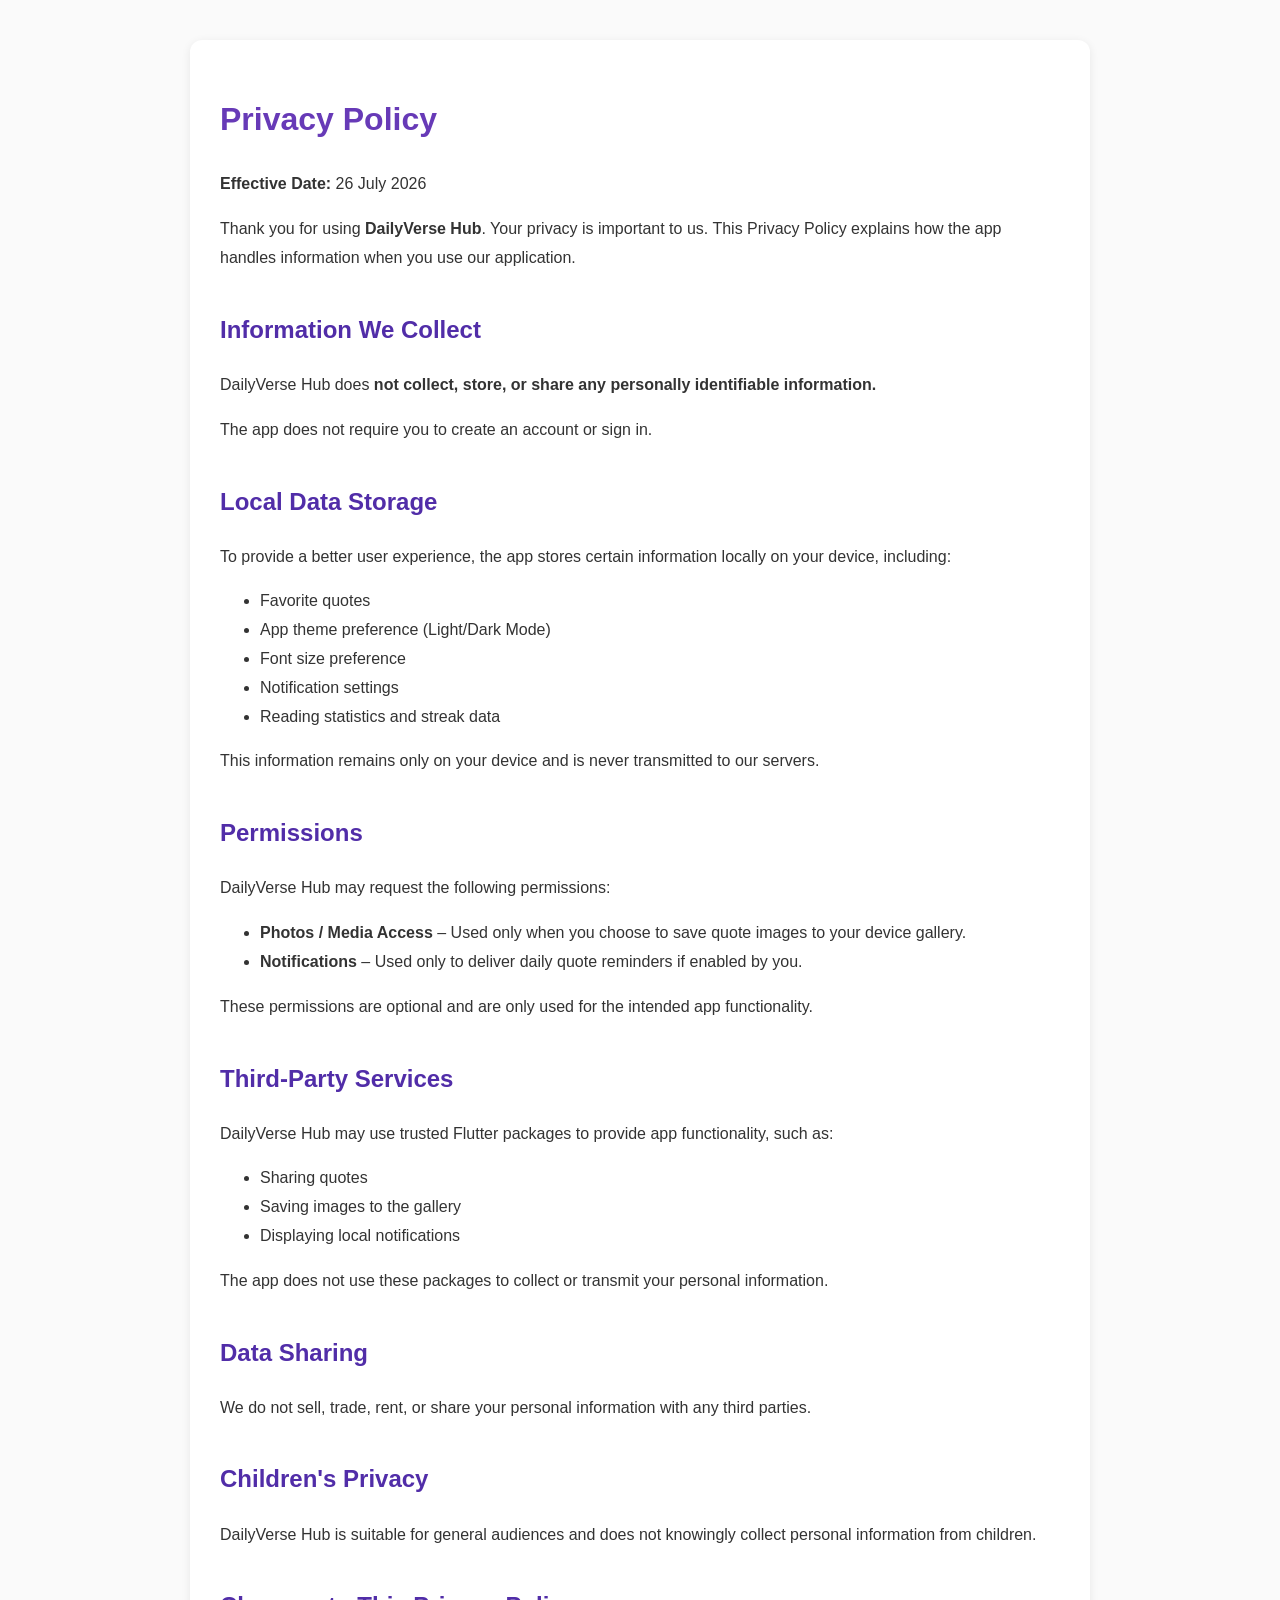
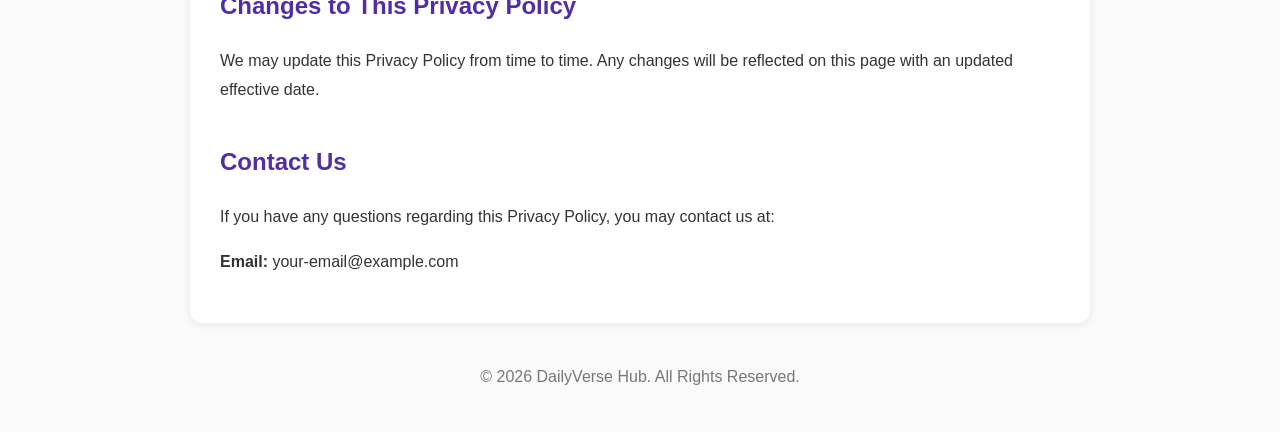
<file: index.html>
<!DOCTYPE html>
<html lang="en">
<head>
    <meta charset="UTF-8">
    <meta name="viewport" content="width=device-width, initial-scale=1.0">
    <title>Privacy Policy - DailyVerse Hub</title>

    <style>
        body{
            font-family: Arial, Helvetica, sans-serif;
            max-width:900px;
            margin:auto;
            padding:40px 20px;
            line-height:1.8;
            background:#fafafa;
            color:#333;
        }

        h1{
            color:#673ab7;
        }

        h2{
            margin-top:35px;
            color:#512da8;
        }

        p,li{
            font-size:16px;
        }

        .card{
            background:#fff;
            padding:30px;
            border-radius:12px;
            box-shadow:0 2px 10px rgba(0,0,0,.08);
        }

        footer{
            margin-top:40px;
            text-align:center;
            color:#777;
        }

        a{
            color:#673ab7;
            text-decoration:none;
        }
        
    </style>
</head>

<body>

<div class="card">

<h1>Privacy Policy</h1>

<p><strong>Effective Date:</strong> 26 July 2026</p>

<p>
Thank you for using <strong>DailyVerse Hub</strong>.
Your privacy is important to us. This Privacy Policy explains how the app handles information when you use our application.
</p>

<h2>Information We Collect</h2>

<p>
DailyVerse Hub does <strong>not collect, store, or share any personally identifiable information.</strong>
</p>

<p>
The app does not require you to create an account or sign in.
</p>

<h2>Local Data Storage</h2>

<p>
To provide a better user experience, the app stores certain information locally on your device, including:
</p>

<ul>
<li>Favorite quotes</li>
<li>App theme preference (Light/Dark Mode)</li>
<li>Font size preference</li>
<li>Notification settings</li>
<li>Reading statistics and streak data</li>
</ul>

<p>
This information remains only on your device and is never transmitted to our servers.
</p>

<h2>Permissions</h2>

<p>
DailyVerse Hub may request the following permissions:
</p>

<ul>
<li><strong>Photos / Media Access</strong> – Used only when you choose to save quote images to your device gallery.</li>

<li><strong>Notifications</strong> – Used only to deliver daily quote reminders if enabled by you.</li>
</ul>

<p>
These permissions are optional and are only used for the intended app functionality.
</p>

<h2>Third-Party Services</h2>

<p>
DailyVerse Hub may use trusted Flutter packages to provide app functionality, such as:
</p>

<ul>
<li>Sharing quotes</li>
<li>Saving images to the gallery</li>
<li>Displaying local notifications</li>
</ul>

<p>
The app does not use these packages to collect or transmit your personal information.
</p>

<h2>Data Sharing</h2>

<p>
We do not sell, trade, rent, or share your personal information with any third parties.
</p>

<h2>Children's Privacy</h2>

<p>
DailyVerse Hub is suitable for general audiences and does not knowingly collect personal information from children.
</p>

<h2>Changes to This Privacy Policy</h2>

<p>
We may update this Privacy Policy from time to time. Any changes will be reflected on this page with an updated effective date.
</p>

<h2>Contact Us</h2>

<p>
If you have any questions regarding this Privacy Policy, you may contact us at:
</p>

<p>
<strong>Email:</strong> your-email@example.com
</p>

</div>

<footer>

© 2026 DailyVerse Hub. All Rights Reserved.

</footer>

</body>
</html>
</file>
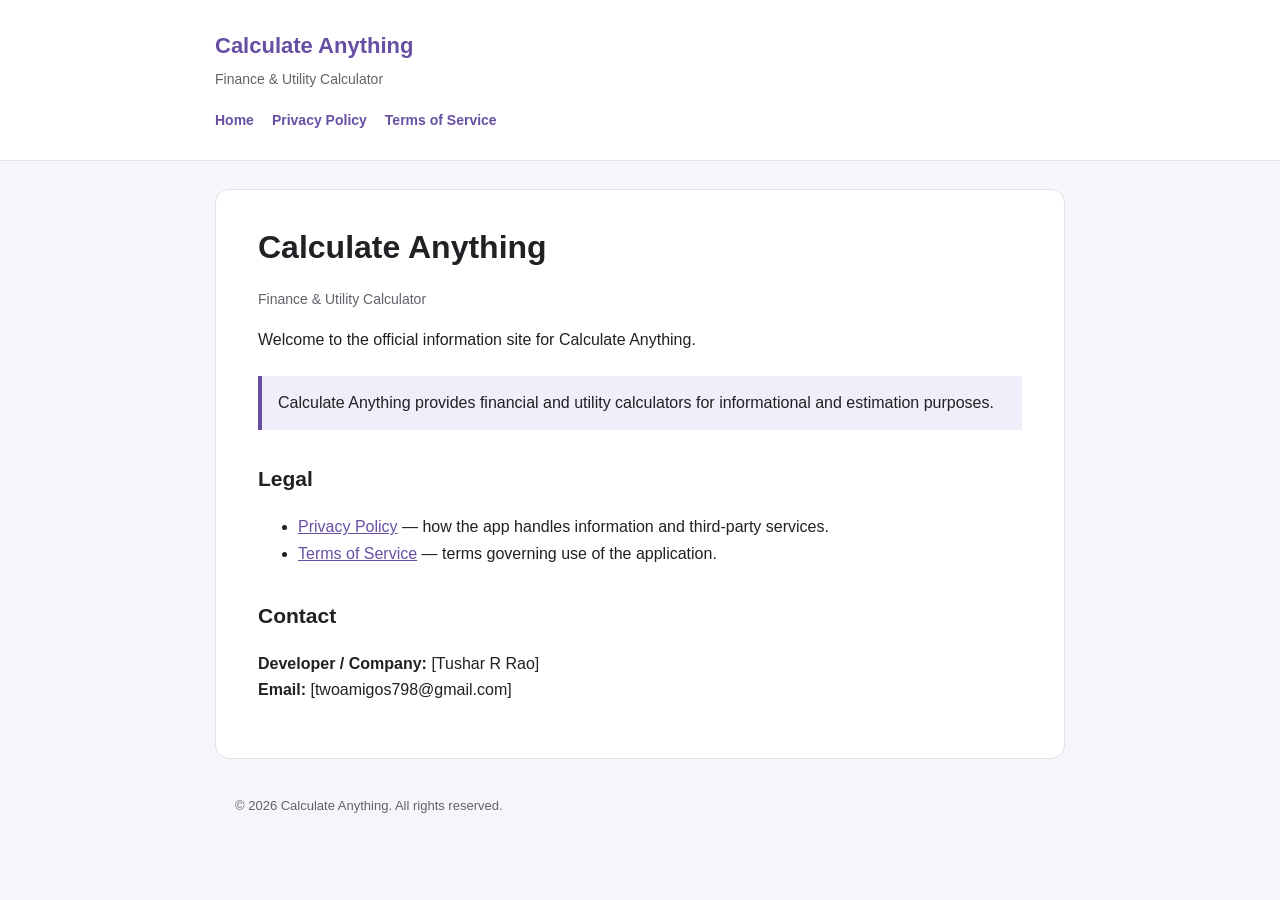
<file: EMI_Calc/index.html>
<!doctype html>
<html lang="en">
<head>
<meta charset="utf-8">
<meta name="viewport" content="width=device-width, initial-scale=1">
<meta name="description" content="Home for Calculate Anything: Finance Calculator">
<title>Home — Calculate Anything</title>
<link rel="stylesheet" href="style.css">
</head>
<body>
<header><div class="header-inner">
<a class="brand" href="index.html">Calculate Anything</a>
<p class="tagline">Finance &amp; Utility Calculator</p>
<nav><a href="index.html">Home</a><a href="privacy.html">Privacy Policy</a><a href="terms.html">Terms of Service</a></nav>
</div></header>
<main>
<h1>Calculate Anything</h1>
<p class="meta">Finance &amp; Utility Calculator</p>
<p>Welcome to the official information site for Calculate Anything.</p>
<div class="notice">Calculate Anything provides financial and utility calculators for informational and estimation purposes.</div>
<h2>Legal</h2>
<ul>
<li><a href="privacy.html">Privacy Policy</a> — how the app handles information and third-party services.</li>
<li><a href="terms.html">Terms of Service</a> — terms governing use of the application.</li>
</ul>
<h2>Contact</h2>
<p><strong>Developer / Company:</strong> [Tushar R Rao]<br>
<strong>Email:</strong> [twoamigos798@gmail.com]</p>
</main>
<footer><div>© 2026 Calculate Anything. All rights reserved.</div></footer>
</body>
</html>
</file>
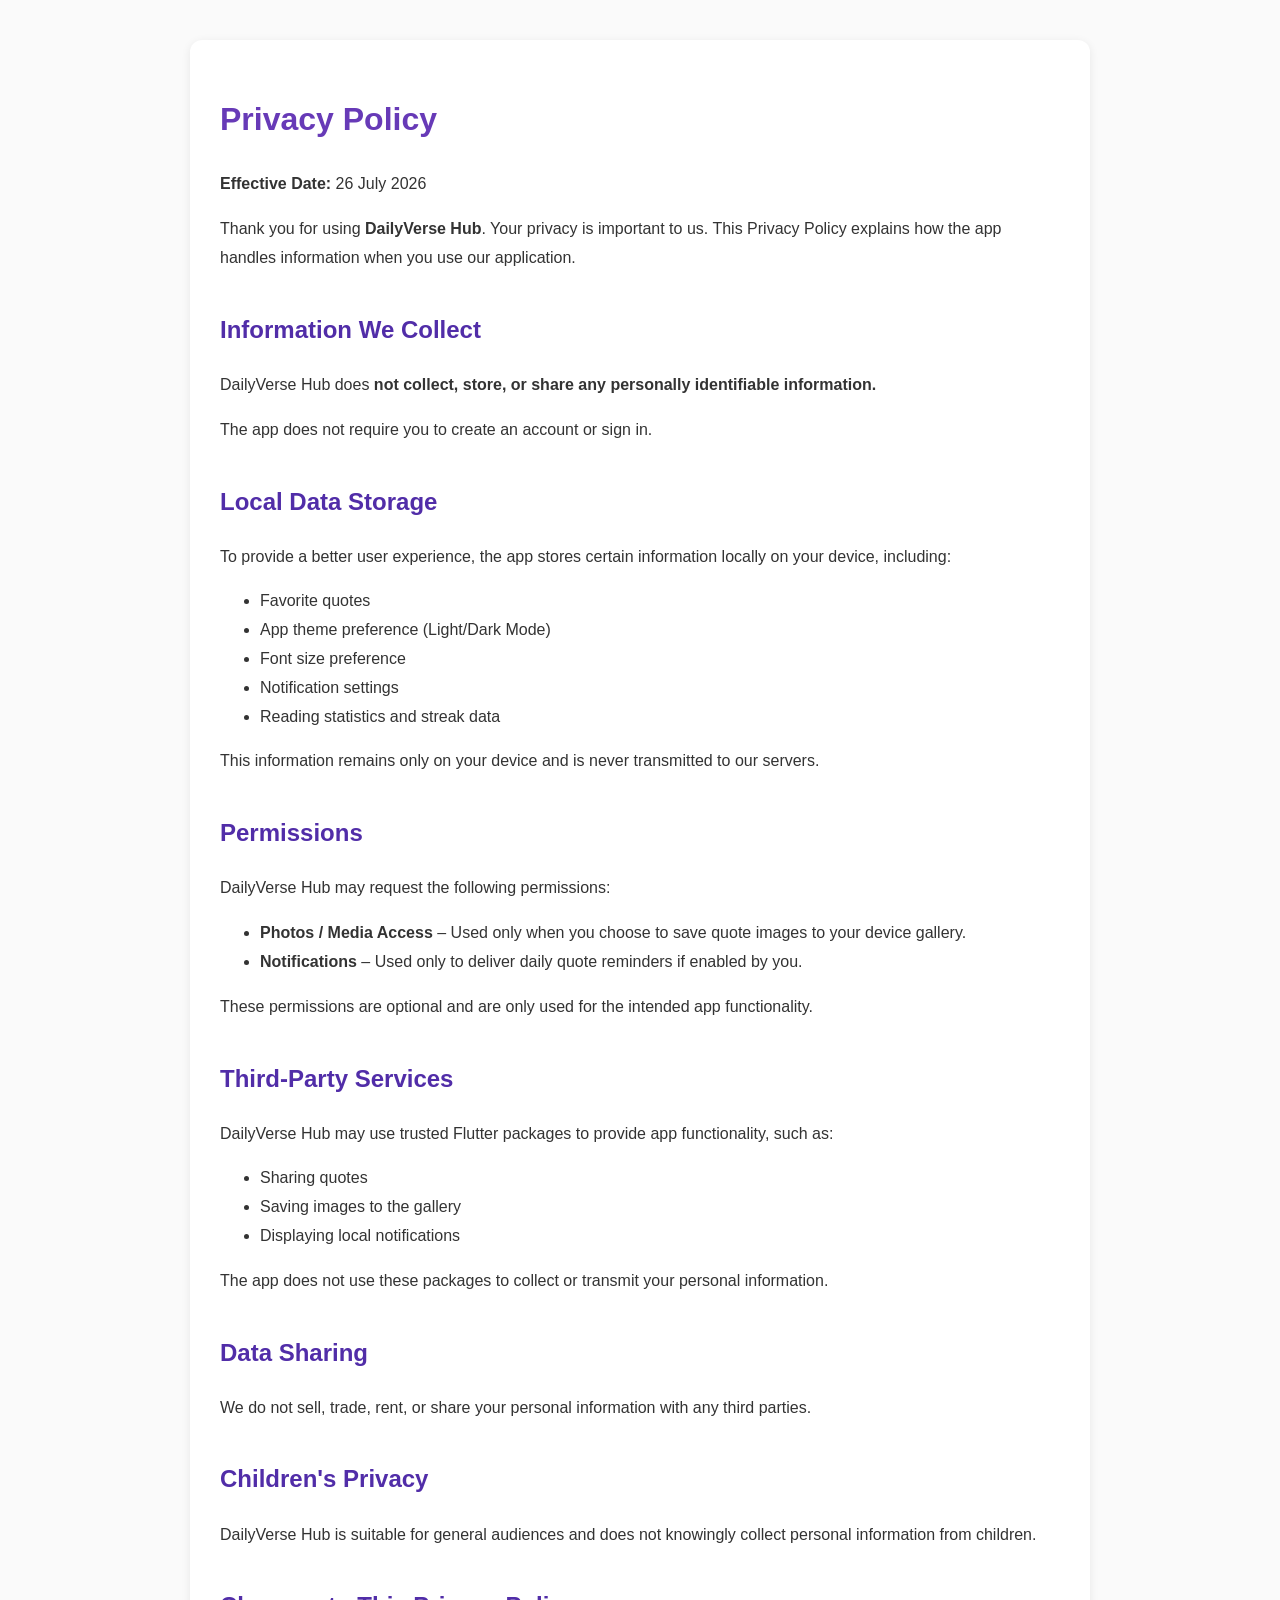
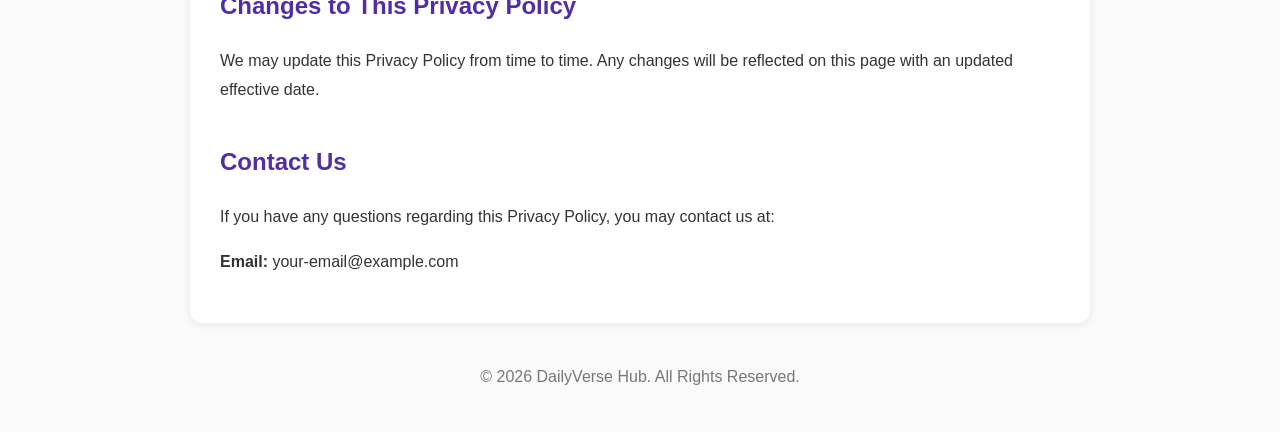
<file: privacypolicydva.html>
<!DOCTYPE html>
<html lang="en">
<head>
    <meta charset="UTF-8">
    <meta name="viewport" content="width=device-width, initial-scale=1.0">
    <title>Privacy Policy - DailyVerse Hub</title>

    <style>
        body{
            font-family: Arial, Helvetica, sans-serif;
            max-width:900px;
            margin:auto;
            padding:40px 20px;
            line-height:1.8;
            background:#fafafa;
            color:#333;
        }

        h1{
            color:#673ab7;
        }

        h2{
            margin-top:35px;
            color:#512da8;
        }

        p,li{
            font-size:16px;
        }

        .card{
            background:#fff;
            padding:30px;
            border-radius:12px;
            box-shadow:0 2px 10px rgba(0,0,0,.08);
        }

        footer{
            margin-top:40px;
            text-align:center;
            color:#777;
        }

        a{
            color:#673ab7;
            text-decoration:none;
        }
    </style>
</head>

<body>

<div class="card">

<h1>Privacy Policy</h1>

<p><strong>Effective Date:</strong> 26 July 2026</p>

<p>
Thank you for using <strong>DailyVerse Hub</strong>.
Your privacy is important to us. This Privacy Policy explains how the app handles information when you use our application.
</p>

<h2>Information We Collect</h2>

<p>
DailyVerse Hub does <strong>not collect, store, or share any personally identifiable information.</strong>
</p>

<p>
The app does not require you to create an account or sign in.
</p>

<h2>Local Data Storage</h2>

<p>
To provide a better user experience, the app stores certain information locally on your device, including:
</p>

<ul>
<li>Favorite quotes</li>
<li>App theme preference (Light/Dark Mode)</li>
<li>Font size preference</li>
<li>Notification settings</li>
<li>Reading statistics and streak data</li>
</ul>

<p>
This information remains only on your device and is never transmitted to our servers.
</p>

<h2>Permissions</h2>

<p>
DailyVerse Hub may request the following permissions:
</p>

<ul>
<li><strong>Photos / Media Access</strong> – Used only when you choose to save quote images to your device gallery.</li>

<li><strong>Notifications</strong> – Used only to deliver daily quote reminders if enabled by you.</li>
</ul>

<p>
These permissions are optional and are only used for the intended app functionality.
</p>

<h2>Third-Party Services</h2>

<p>
DailyVerse Hub may use trusted Flutter packages to provide app functionality, such as:
</p>

<ul>
<li>Sharing quotes</li>
<li>Saving images to the gallery</li>
<li>Displaying local notifications</li>
</ul>

<p>
The app does not use these packages to collect or transmit your personal information.
</p>

<h2>Data Sharing</h2>

<p>
We do not sell, trade, rent, or share your personal information with any third parties.
</p>

<h2>Children's Privacy</h2>

<p>
DailyVerse Hub is suitable for general audiences and does not knowingly collect personal information from children.
</p>

<h2>Changes to This Privacy Policy</h2>

<p>
We may update this Privacy Policy from time to time. Any changes will be reflected on this page with an updated effective date.
</p>

<h2>Contact Us</h2>

<p>
If you have any questions regarding this Privacy Policy, you may contact us at:
</p>

<p>
<strong>Email:</strong> your-email@example.com
</p>

</div>

<footer>

© 2026 DailyVerse Hub. All Rights Reserved.

</footer>

</body>
</html>
</file>
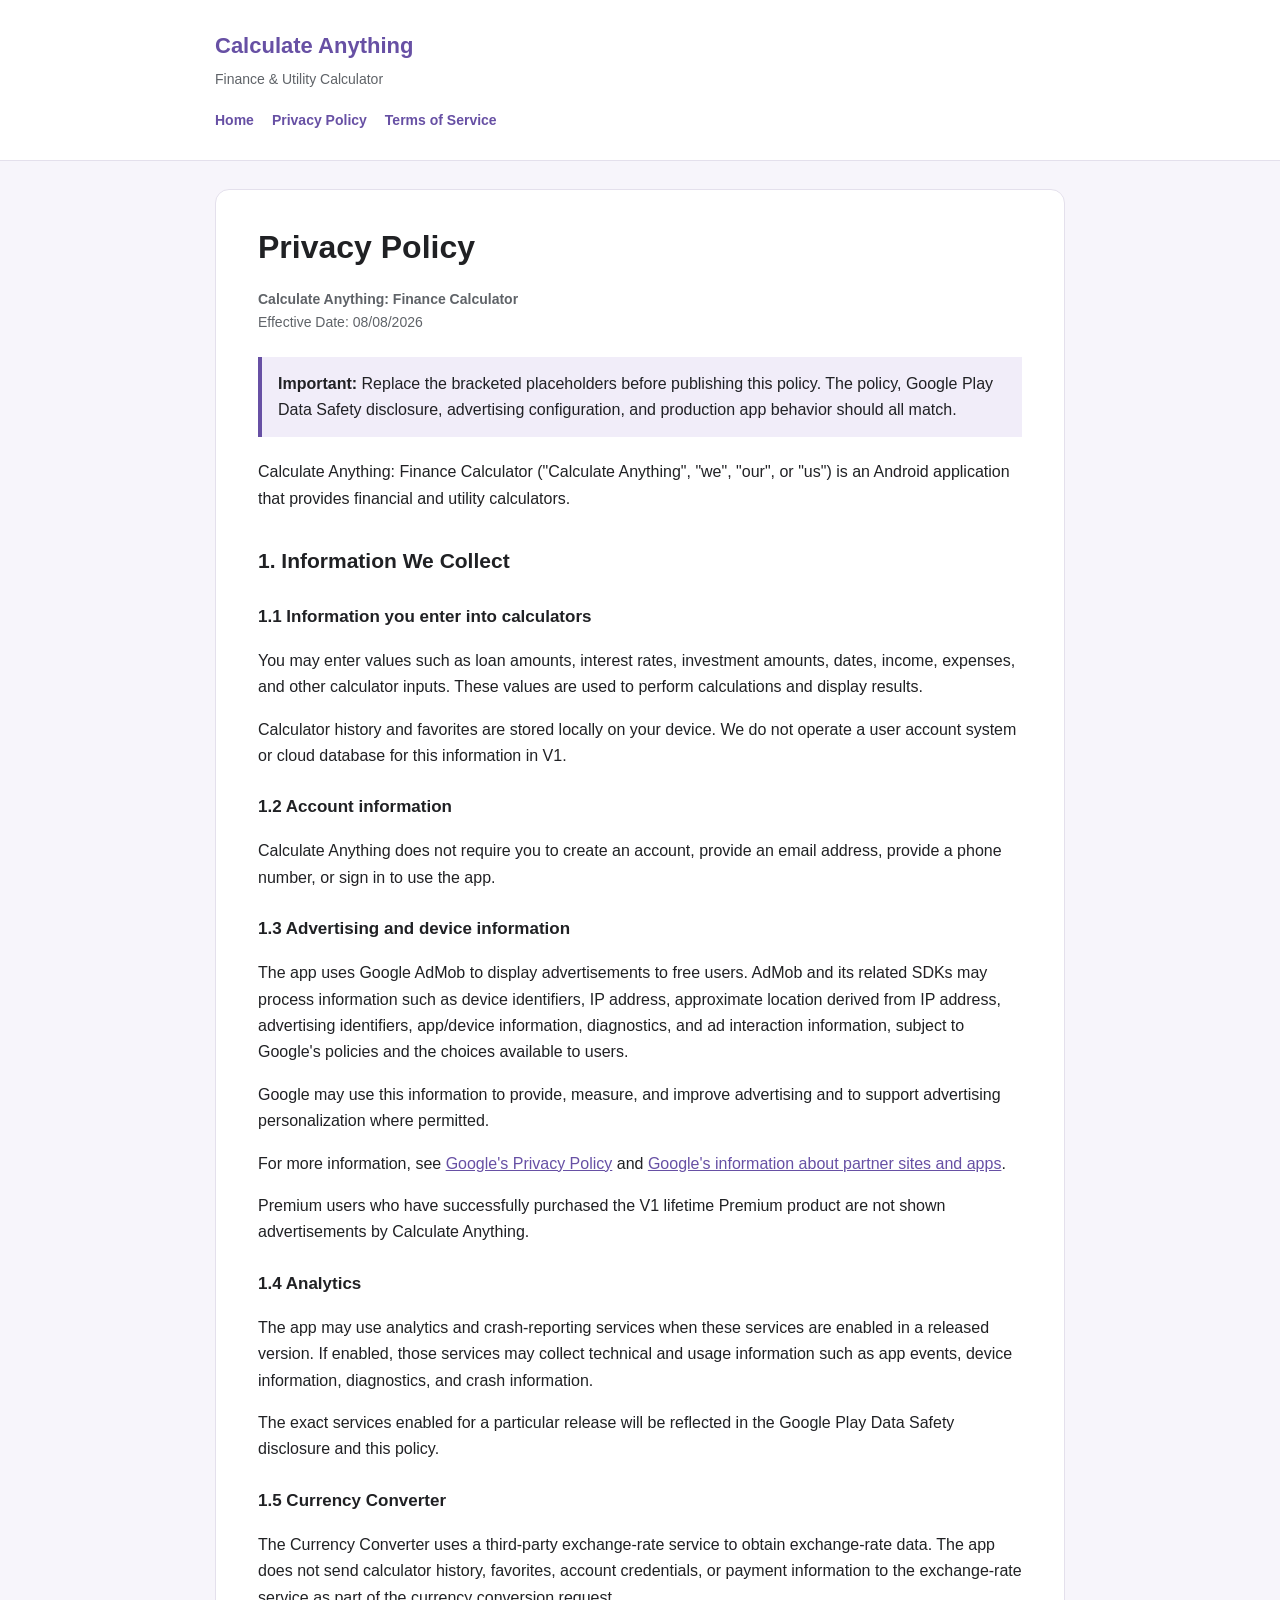
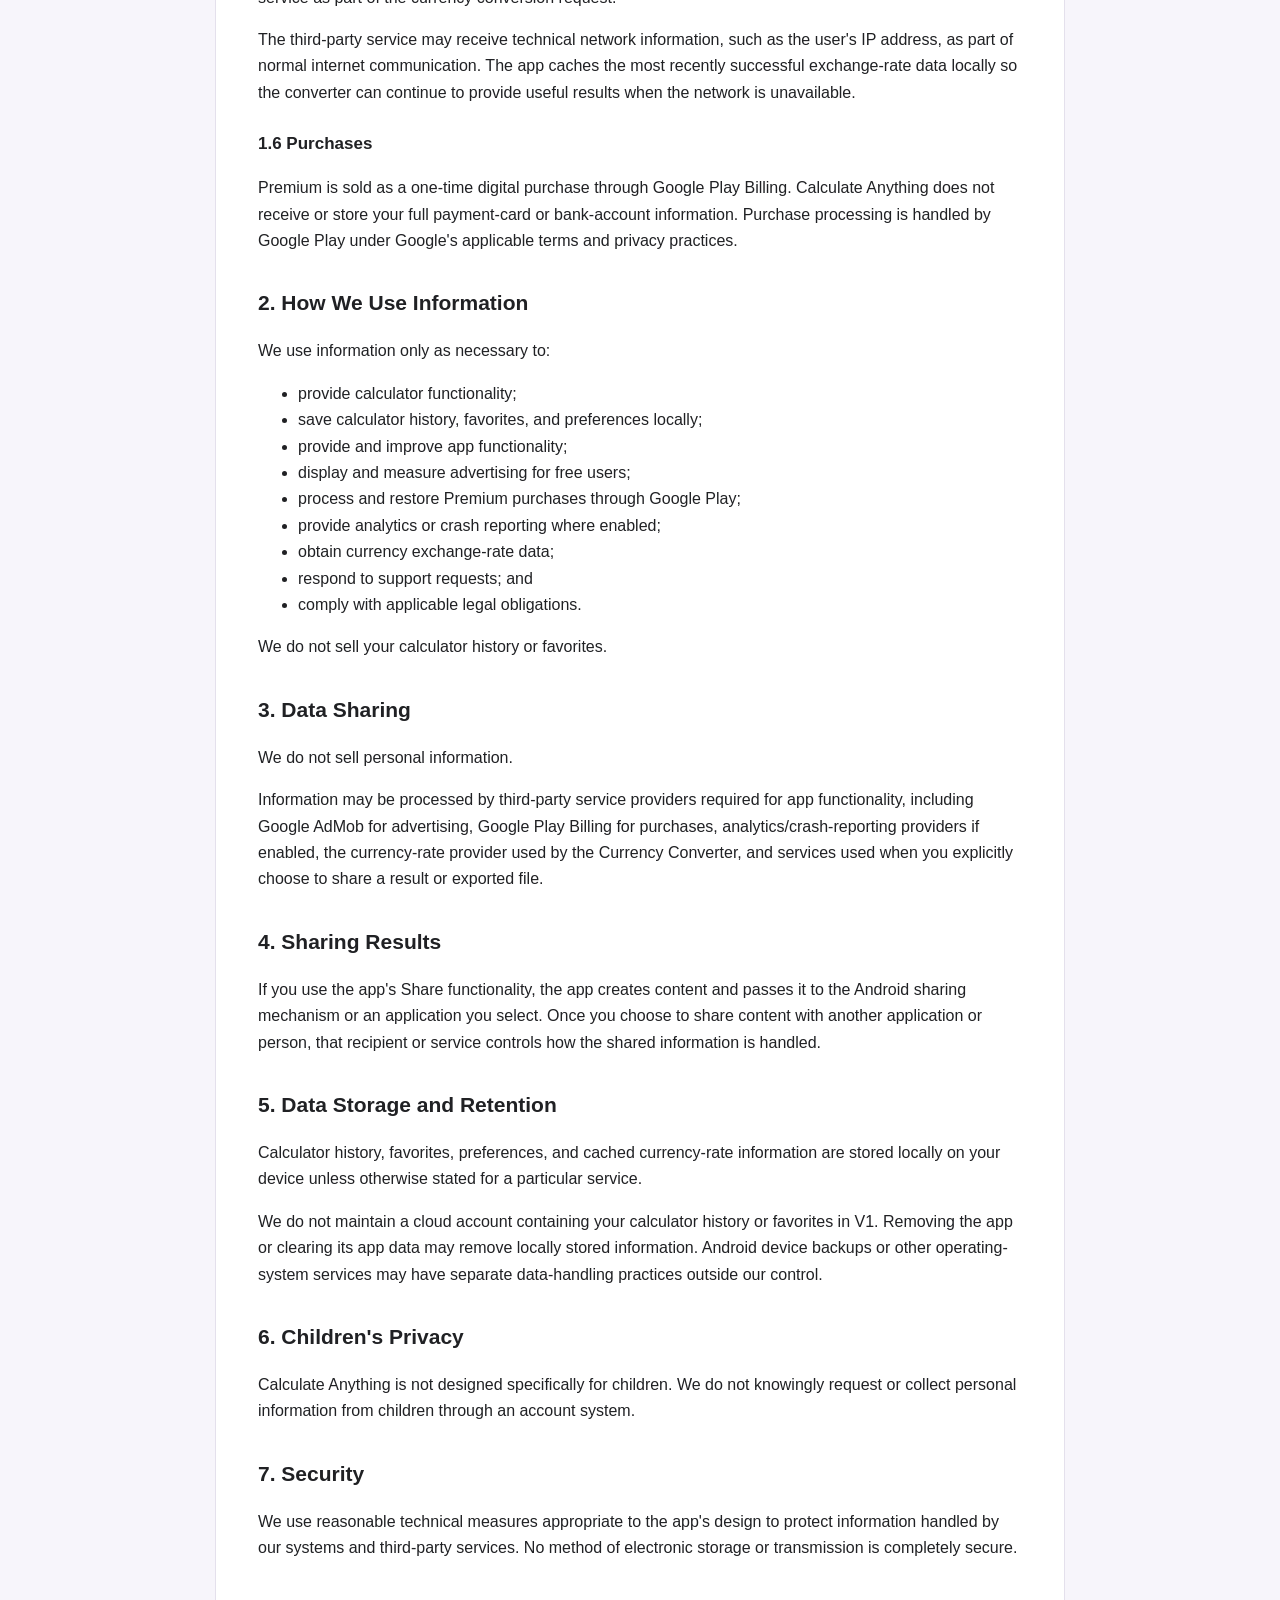
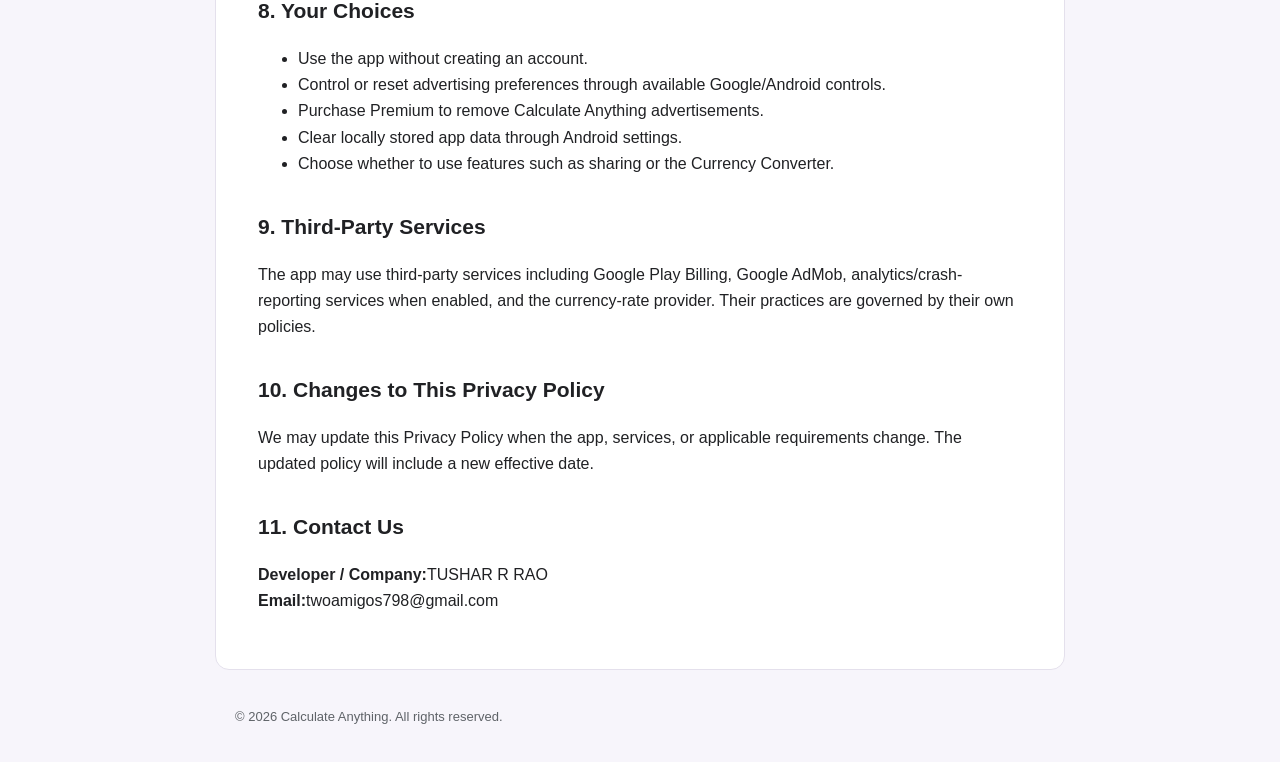
<file: EMI_Calc/privacy-policy.html>
<!doctype html>
<html lang="en">
<head>
<meta charset="utf-8">
<meta name="viewport" content="width=device-width, initial-scale=1">
<meta name="description" content="Privacy Policy for Calculate Anything: Finance Calculator">
<title>Privacy Policy — Calculate Anything</title>
<link rel="stylesheet" href="style.css">
</head>
<body>
<header><div class="header-inner">
<a class="brand" href="index.html">Calculate Anything</a>
<p class="tagline">Finance &amp; Utility Calculator</p>
<nav><a href="index.html">Home</a><a href="privacy.html">Privacy Policy</a><a href="terms.html">Terms of Service</a></nav>
</div></header>
<main>
<h1>Privacy Policy</h1>
<p class="meta"><strong>Calculate Anything: Finance Calculator</strong><br>Effective Date: 08/08/2026</p>

<div class="notice"><strong>Important:</strong> Replace the bracketed placeholders before publishing this policy. The policy, Google Play Data Safety disclosure, advertising configuration, and production app behavior should all match.</div>

<p>Calculate Anything: Finance Calculator ("Calculate Anything", "we", "our", or "us") is an Android application that provides financial and utility calculators.</p>

<h2>1. Information We Collect</h2>
<h3>1.1 Information you enter into calculators</h3>
<p>You may enter values such as loan amounts, interest rates, investment amounts, dates, income, expenses, and other calculator inputs. These values are used to perform calculations and display results.</p>
<p>Calculator history and favorites are stored locally on your device. We do not operate a user account system or cloud database for this information in V1.</p>

<h3>1.2 Account information</h3>
<p>Calculate Anything does not require you to create an account, provide an email address, provide a phone number, or sign in to use the app.</p>

<h3>1.3 Advertising and device information</h3>
<p>The app uses Google AdMob to display advertisements to free users. AdMob and its related SDKs may process information such as device identifiers, IP address, approximate location derived from IP address, advertising identifiers, app/device information, diagnostics, and ad interaction information, subject to Google's policies and the choices available to users.</p>
<p>Google may use this information to provide, measure, and improve advertising and to support advertising personalization where permitted.</p>
<p>For more information, see <a href="https://policies.google.com/privacy">Google's Privacy Policy</a> and <a href="https://policies.google.com/technologies/partner-sites">Google's information about partner sites and apps</a>.</p>
<p>Premium users who have successfully purchased the V1 lifetime Premium product are not shown advertisements by Calculate Anything.</p>

<h3>1.4 Analytics</h3>
<p>The app may use analytics and crash-reporting services when these services are enabled in a released version. If enabled, those services may collect technical and usage information such as app events, device information, diagnostics, and crash information.</p>
<p>The exact services enabled for a particular release will be reflected in the Google Play Data Safety disclosure and this policy.</p>

<h3>1.5 Currency Converter</h3>
<p>The Currency Converter uses a third-party exchange-rate service to obtain exchange-rate data. The app does not send calculator history, favorites, account credentials, or payment information to the exchange-rate service as part of the currency conversion request.</p>
<p>The third-party service may receive technical network information, such as the user's IP address, as part of normal internet communication. The app caches the most recently successful exchange-rate data locally so the converter can continue to provide useful results when the network is unavailable.</p>

<h3>1.6 Purchases</h3>
<p>Premium is sold as a one-time digital purchase through Google Play Billing. Calculate Anything does not receive or store your full payment-card or bank-account information. Purchase processing is handled by Google Play under Google's applicable terms and privacy practices.</p>

<h2>2. How We Use Information</h2>
<p>We use information only as necessary to:</p>
<ul>
<li>provide calculator functionality;</li><li>save calculator history, favorites, and preferences locally;</li>
<li>provide and improve app functionality;</li><li>display and measure advertising for free users;</li>
<li>process and restore Premium purchases through Google Play;</li>
<li>provide analytics or crash reporting where enabled;</li>
<li>obtain currency exchange-rate data;</li><li>respond to support requests; and</li>
<li>comply with applicable legal obligations.</li>
</ul>
<p>We do not sell your calculator history or favorites.</p>

<h2>3. Data Sharing</h2>
<p>We do not sell personal information.</p>
<p>Information may be processed by third-party service providers required for app functionality, including Google AdMob for advertising, Google Play Billing for purchases, analytics/crash-reporting providers if enabled, the currency-rate provider used by the Currency Converter, and services used when you explicitly choose to share a result or exported file.</p>

<h2>4. Sharing Results</h2>
<p>If you use the app's Share functionality, the app creates content and passes it to the Android sharing mechanism or an application you select. Once you choose to share content with another application or person, that recipient or service controls how the shared information is handled.</p>

<h2>5. Data Storage and Retention</h2>
<p>Calculator history, favorites, preferences, and cached currency-rate information are stored locally on your device unless otherwise stated for a particular service.</p>
<p>We do not maintain a cloud account containing your calculator history or favorites in V1. Removing the app or clearing its app data may remove locally stored information. Android device backups or other operating-system services may have separate data-handling practices outside our control.</p>

<h2>6. Children's Privacy</h2>
<p>Calculate Anything is not designed specifically for children. We do not knowingly request or collect personal information from children through an account system.</p>

<h2>7. Security</h2>
<p>We use reasonable technical measures appropriate to the app's design to protect information handled by our systems and third-party services. No method of electronic storage or transmission is completely secure.</p>

<h2>8. Your Choices</h2>
<ul>
<li>Use the app without creating an account.</li>
<li>Control or reset advertising preferences through available Google/Android controls.</li>
<li>Purchase Premium to remove Calculate Anything advertisements.</li>
<li>Clear locally stored app data through Android settings.</li>
<li>Choose whether to use features such as sharing or the Currency Converter.</li>
</ul>

<h2>9. Third-Party Services</h2>
<p>The app may use third-party services including Google Play Billing, Google AdMob, analytics/crash-reporting services when enabled, and the currency-rate provider. Their practices are governed by their own policies.</p>

<h2>10. Changes to This Privacy Policy</h2>
<p>We may update this Privacy Policy when the app, services, or applicable requirements change. The updated policy will include a new effective date.</p>

<h2>11. Contact Us</h2>
<p><strong>Developer / Company:</strong>TUSHAR R RAO<br>
<strong>Email:</strong>twoamigos798@gmail.com<br>
</main>
<footer><div>© 2026 Calculate Anything. All rights reserved.</div></footer>
</body>
</html>
</file>
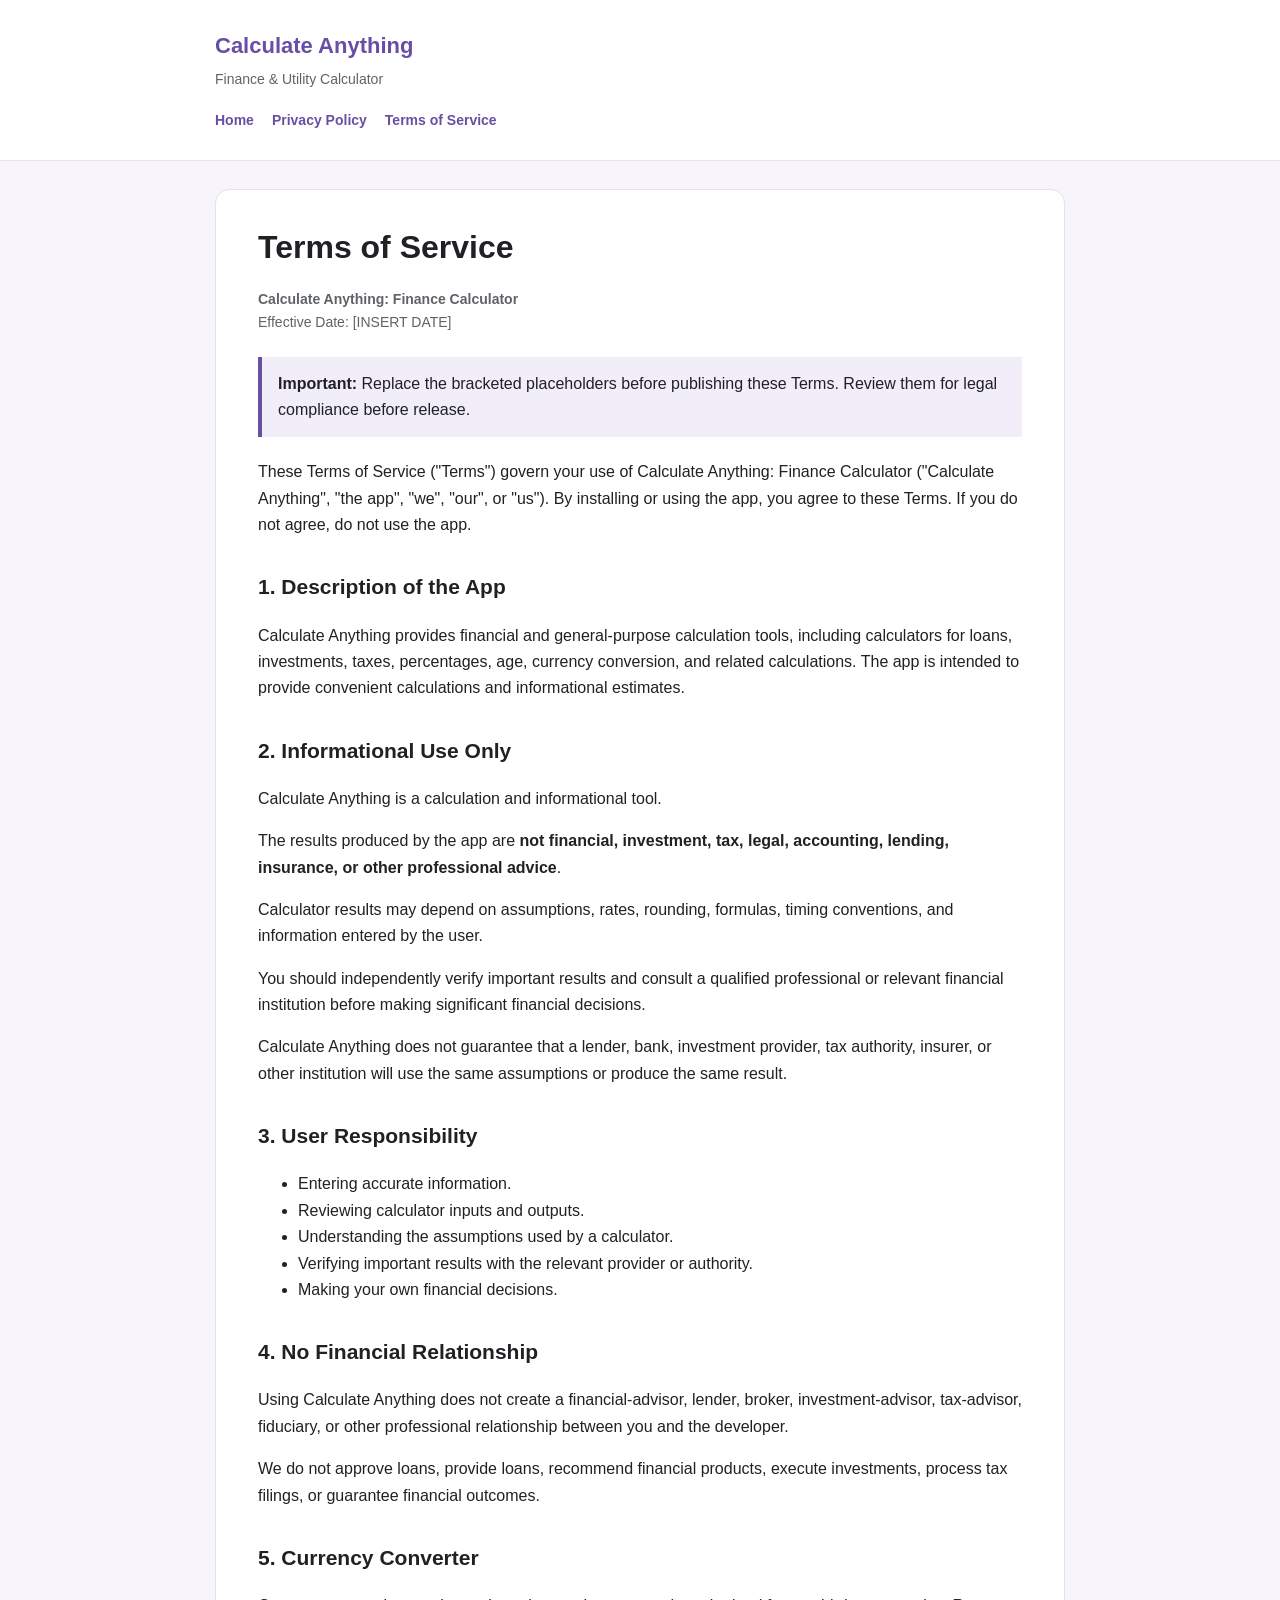
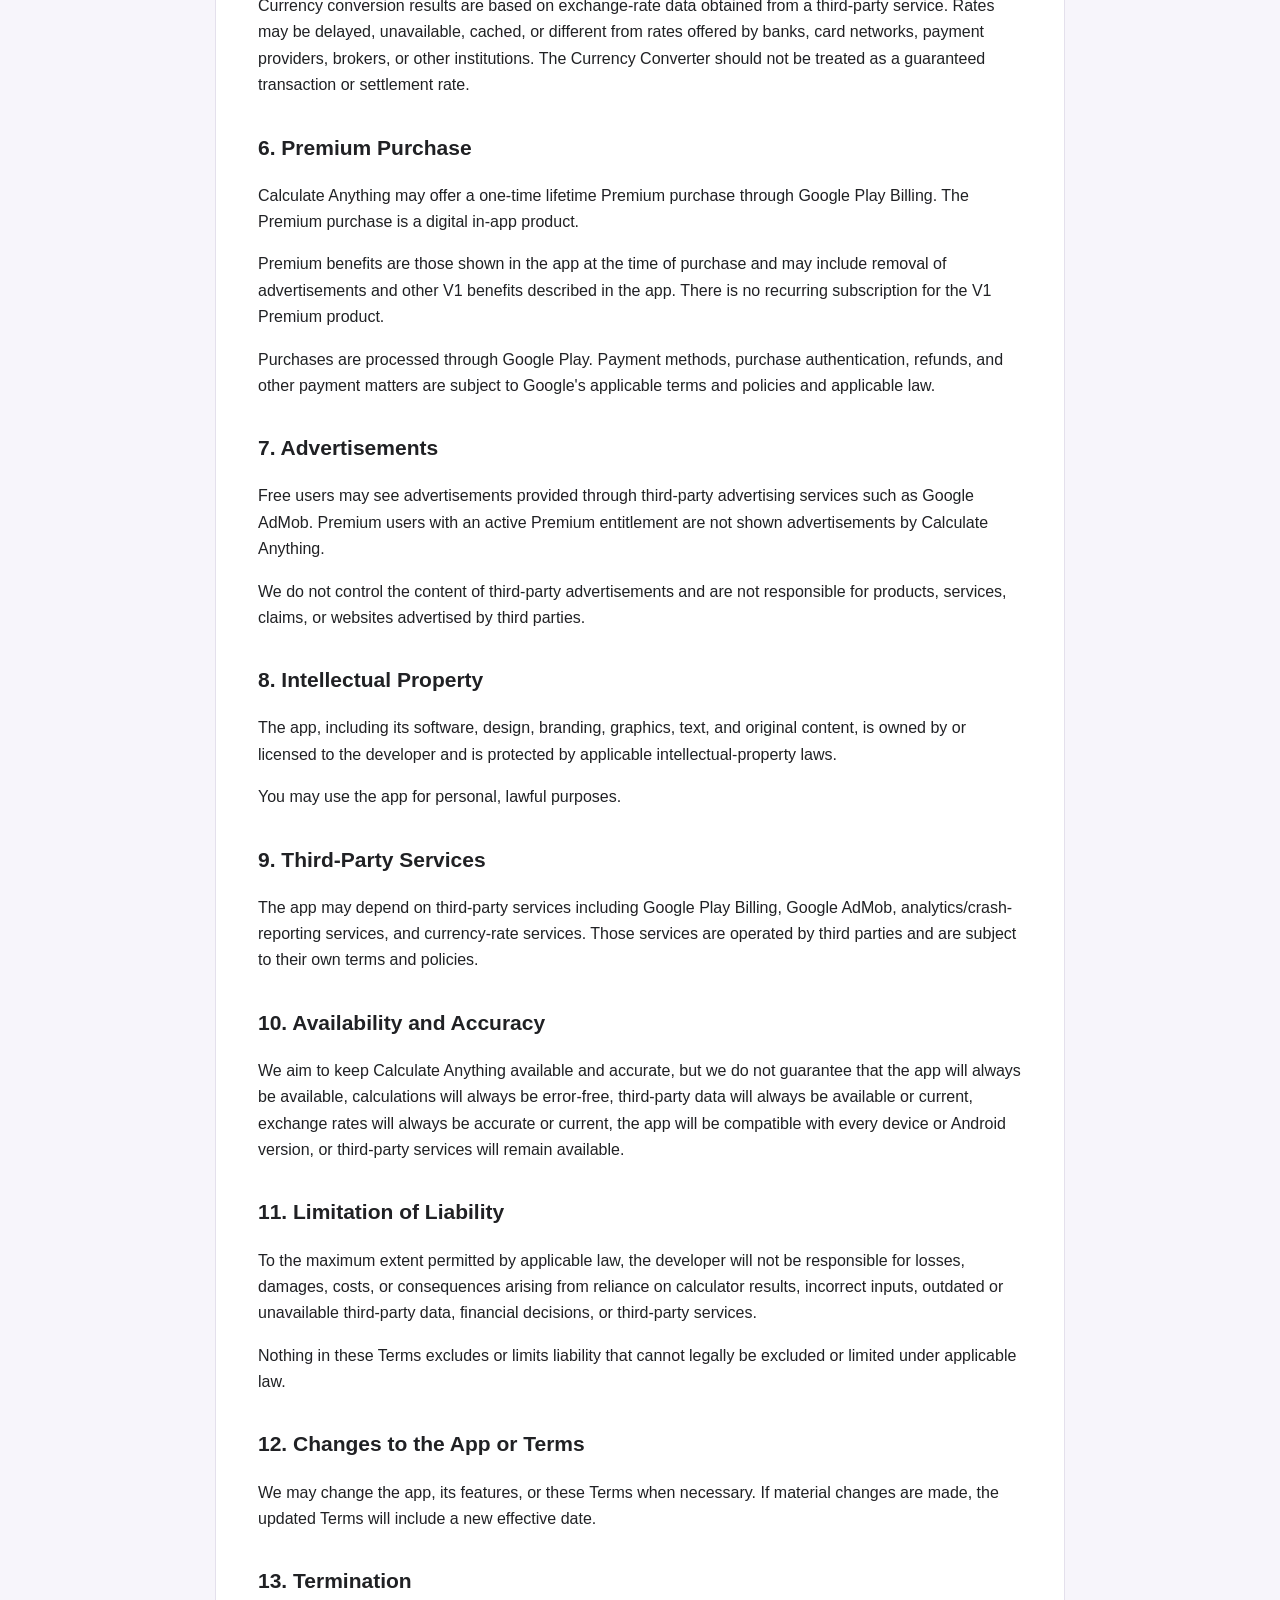
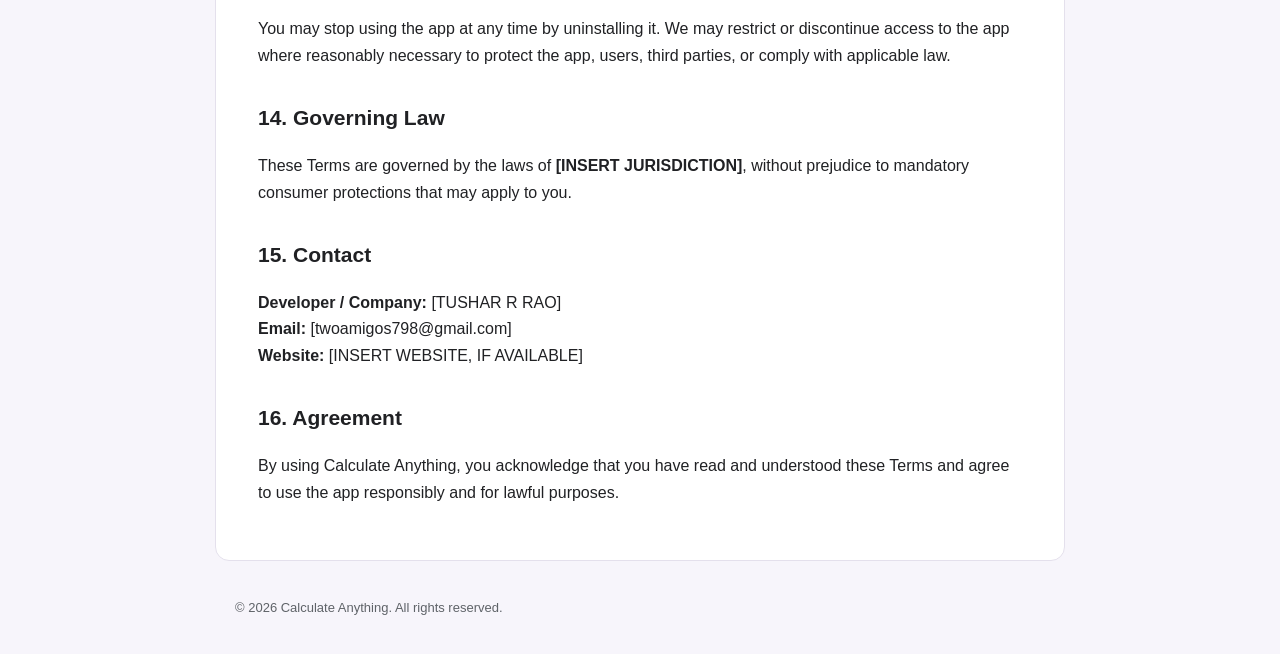
<file: EMI_Calc/termsandconditions.html>
<!doctype html>
<html lang="en">
<head>
<meta charset="utf-8">
<meta name="viewport" content="width=device-width, initial-scale=1">
<meta name="description" content="Terms of Service for Calculate Anything: Finance Calculator">
<title>Terms of Service — Calculate Anything</title>
<link rel="stylesheet" href="style.css">
</head>
<body>
<header><div class="header-inner">
<a class="brand" href="index.html">Calculate Anything</a>
<p class="tagline">Finance &amp; Utility Calculator</p>
<nav><a href="index.html">Home</a><a href="privacy.html">Privacy Policy</a><a href="terms.html">Terms of Service</a></nav>
</div></header>
<main>
<h1>Terms of Service</h1>
<p class="meta"><strong>Calculate Anything: Finance Calculator</strong><br>Effective Date: [INSERT DATE]</p>

<div class="notice"><strong>Important:</strong> Replace the bracketed placeholders before publishing these Terms. Review them for legal compliance before release.</div>

<p>These Terms of Service ("Terms") govern your use of Calculate Anything: Finance Calculator ("Calculate Anything", "the app", "we", "our", or "us"). By installing or using the app, you agree to these Terms. If you do not agree, do not use the app.</p>

<h2>1. Description of the App</h2>
<p>Calculate Anything provides financial and general-purpose calculation tools, including calculators for loans, investments, taxes, percentages, age, currency conversion, and related calculations. The app is intended to provide convenient calculations and informational estimates.</p>

<h2>2. Informational Use Only</h2>
<p>Calculate Anything is a calculation and informational tool.</p>
<p>The results produced by the app are <strong>not financial, investment, tax, legal, accounting, lending, insurance, or other professional advice</strong>.</p>
<p>Calculator results may depend on assumptions, rates, rounding, formulas, timing conventions, and information entered by the user.</p>
<p>You should independently verify important results and consult a qualified professional or relevant financial institution before making significant financial decisions.</p>
<p>Calculate Anything does not guarantee that a lender, bank, investment provider, tax authority, insurer, or other institution will use the same assumptions or produce the same result.</p>

<h2>3. User Responsibility</h2>
<ul>
<li>Entering accurate information.</li>
<li>Reviewing calculator inputs and outputs.</li>
<li>Understanding the assumptions used by a calculator.</li>
<li>Verifying important results with the relevant provider or authority.</li>
<li>Making your own financial decisions.</li>
</ul>

<h2>4. No Financial Relationship</h2>
<p>Using Calculate Anything does not create a financial-advisor, lender, broker, investment-advisor, tax-advisor, fiduciary, or other professional relationship between you and the developer.</p>
<p>We do not approve loans, provide loans, recommend financial products, execute investments, process tax filings, or guarantee financial outcomes.</p>

<h2>5. Currency Converter</h2>
<p>Currency conversion results are based on exchange-rate data obtained from a third-party service. Rates may be delayed, unavailable, cached, or different from rates offered by banks, card networks, payment providers, brokers, or other institutions. The Currency Converter should not be treated as a guaranteed transaction or settlement rate.</p>

<h2>6. Premium Purchase</h2>
<p>Calculate Anything may offer a one-time lifetime Premium purchase through Google Play Billing. The Premium purchase is a digital in-app product.</p>
<p>Premium benefits are those shown in the app at the time of purchase and may include removal of advertisements and other V1 benefits described in the app. There is no recurring subscription for the V1 Premium product.</p>
<p>Purchases are processed through Google Play. Payment methods, purchase authentication, refunds, and other payment matters are subject to Google's applicable terms and policies and applicable law.</p>

<h2>7. Advertisements</h2>
<p>Free users may see advertisements provided through third-party advertising services such as Google AdMob. Premium users with an active Premium entitlement are not shown advertisements by Calculate Anything.</p>
<p>We do not control the content of third-party advertisements and are not responsible for products, services, claims, or websites advertised by third parties.</p>

<h2>8. Intellectual Property</h2>
<p>The app, including its software, design, branding, graphics, text, and original content, is owned by or licensed to the developer and is protected by applicable intellectual-property laws.</p>
<p>You may use the app for personal, lawful purposes.</p>

<h2>9. Third-Party Services</h2>
<p>The app may depend on third-party services including Google Play Billing, Google AdMob, analytics/crash-reporting services, and currency-rate services. Those services are operated by third parties and are subject to their own terms and policies.</p>

<h2>10. Availability and Accuracy</h2>
<p>We aim to keep Calculate Anything available and accurate, but we do not guarantee that the app will always be available, calculations will always be error-free, third-party data will always be available or current, exchange rates will always be accurate or current, the app will be compatible with every device or Android version, or third-party services will remain available.</p>

<h2>11. Limitation of Liability</h2>
<p>To the maximum extent permitted by applicable law, the developer will not be responsible for losses, damages, costs, or consequences arising from reliance on calculator results, incorrect inputs, outdated or unavailable third-party data, financial decisions, or third-party services.</p>
<p>Nothing in these Terms excludes or limits liability that cannot legally be excluded or limited under applicable law.</p>

<h2>12. Changes to the App or Terms</h2>
<p>We may change the app, its features, or these Terms when necessary. If material changes are made, the updated Terms will include a new effective date.</p>

<h2>13. Termination</h2>
<p>You may stop using the app at any time by uninstalling it. We may restrict or discontinue access to the app where reasonably necessary to protect the app, users, third parties, or comply with applicable law.</p>

<h2>14. Governing Law</h2>
<p>These Terms are governed by the laws of <strong>[INSERT JURISDICTION]</strong>, without prejudice to mandatory consumer protections that may apply to you.</p>

<h2>15. Contact</h2>
<p><strong>Developer / Company:</strong> [TUSHAR R RAO]<br>
<strong>Email:</strong> [twoamigos798@gmail.com]<br>
<strong>Website:</strong> [INSERT WEBSITE, IF AVAILABLE]</p>

<h2>16. Agreement</h2>
<p>By using Calculate Anything, you acknowledge that you have read and understood these Terms and agree to use the app responsibly and for lawful purposes.</p>
</main>
<footer><div>© 2026 Calculate Anything. All rights reserved.</div></footer>
</body>
</html>
</file>
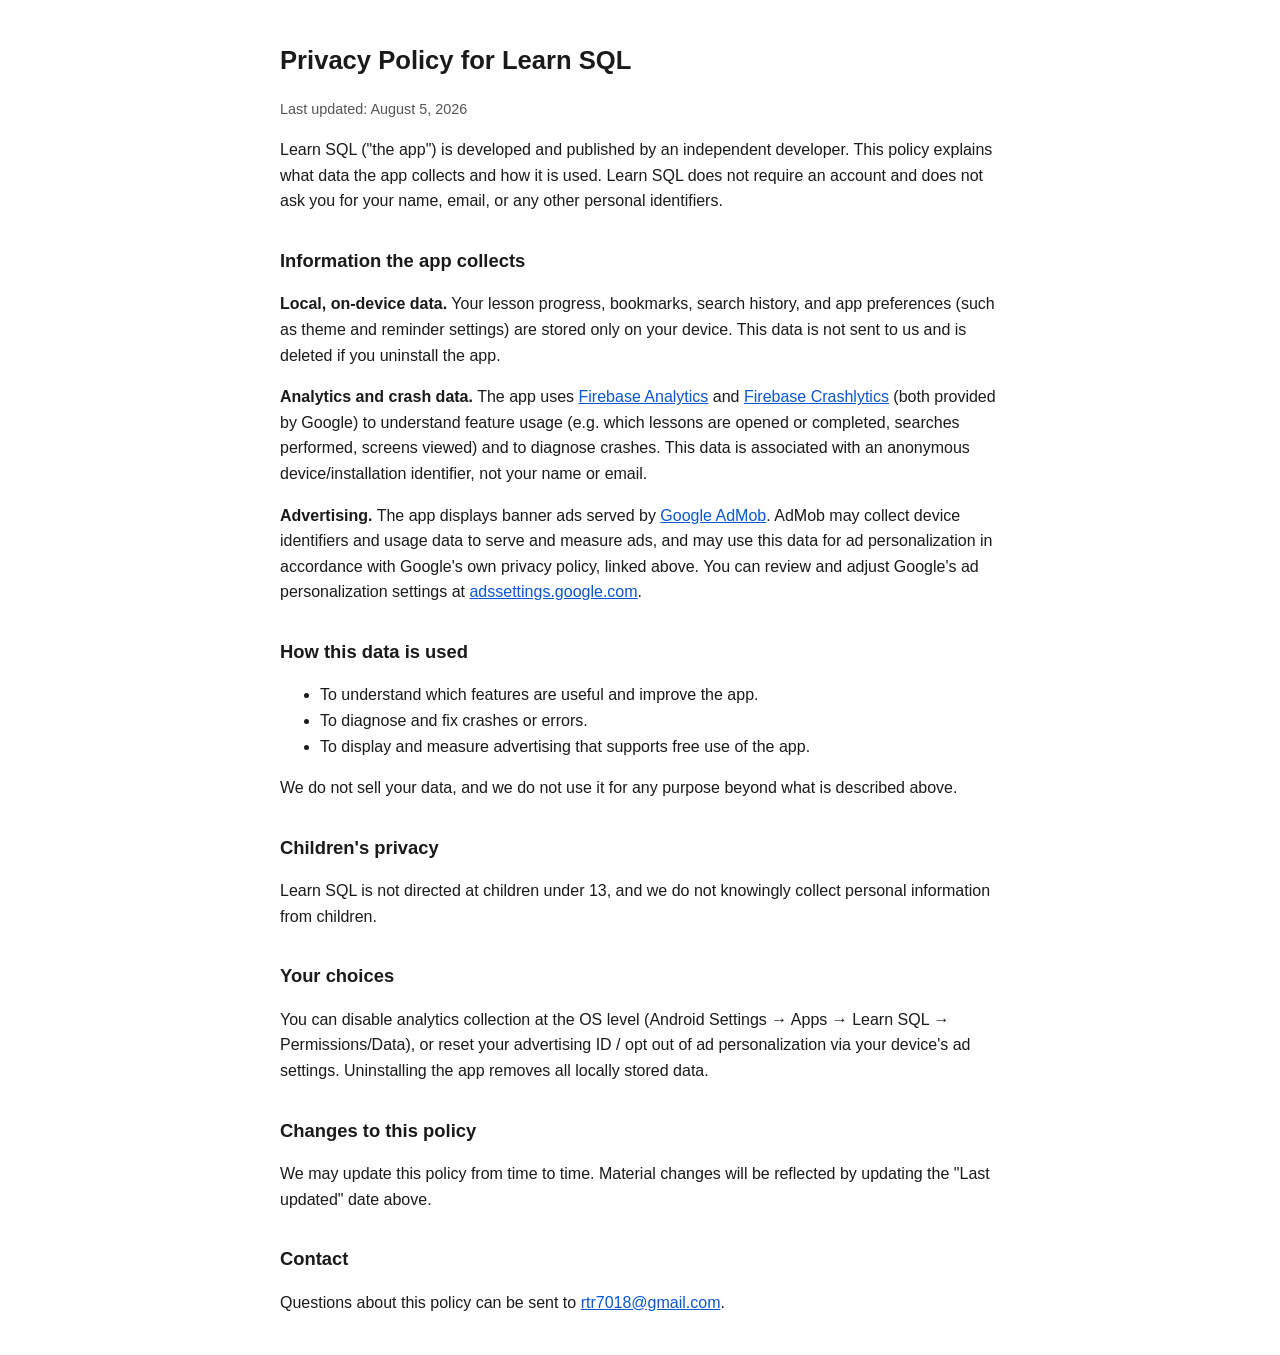
<file: learn-sql/privacy-policy.html>
<!doctype html>
<html lang="en">
<head>
<meta charset="utf-8">
<meta name="viewport" content="width=device-width, initial-scale=1">
<title>Privacy Policy — Learn SQL</title>
<style>
  body { font-family: -apple-system, Segoe UI, Roboto, Arial, sans-serif; line-height: 1.6; max-width: 720px; margin: 40px auto; padding: 0 20px; color: #1a1a1a; }
  h1 { font-size: 1.6rem; }
  h2 { font-size: 1.15rem; margin-top: 2rem; }
  code { background: #f2f2f2; padding: 2px 5px; border-radius: 4px; }
  a { color: #0b57d0; }
  .updated { color: #555; font-size: 0.9rem; }
</style>
</head>
<body>
<h1>Privacy Policy for Learn SQL</h1>
<p class="updated">Last updated: August 5, 2026</p>

<p>Learn SQL ("the app") is developed and published by an independent developer.
This policy explains what data the app collects and how it is used. Learn SQL
does not require an account and does not ask you for your name, email, or any
other personal identifiers.</p>

<h2>Information the app collects</h2>
<p><strong>Local, on-device data.</strong> Your lesson progress, bookmarks,
search history, and app preferences (such as theme and reminder settings) are
stored only on your device. This data is not sent to us and is deleted if you
uninstall the app.</p>

<p><strong>Analytics and crash data.</strong> The app uses
<a href="https://firebase.google.com/support/privacy" target="_blank" rel="noopener">Firebase Analytics</a>
and <a href="https://firebase.google.com/support/privacy" target="_blank" rel="noopener">Firebase Crashlytics</a>
(both provided by Google) to understand feature usage (e.g. which lessons are
opened or completed, searches performed, screens viewed) and to diagnose
crashes. This data is associated with an anonymous device/installation
identifier, not your name or email.</p>

<p><strong>Advertising.</strong> The app displays banner ads served by
<a href="https://policies.google.com/technologies/ads" target="_blank" rel="noopener">Google AdMob</a>.
AdMob may collect device identifiers and usage data to serve and measure ads,
and may use this data for ad personalization in accordance with Google's own
privacy policy, linked above. You can review and adjust Google's ad
personalization settings at
<a href="https://adssettings.google.com" target="_blank" rel="noopener">adssettings.google.com</a>.</p>

<h2>How this data is used</h2>
<ul>
  <li>To understand which features are useful and improve the app.</li>
  <li>To diagnose and fix crashes or errors.</li>
  <li>To display and measure advertising that supports free use of the app.</li>
</ul>
<p>We do not sell your data, and we do not use it for any purpose beyond what
is described above.</p>

<h2>Children's privacy</h2>
<p>Learn SQL is not directed at children under 13, and we do not knowingly
collect personal information from children.</p>

<h2>Your choices</h2>
<p>You can disable analytics collection at the OS level (Android Settings →
Apps → Learn SQL → Permissions/Data), or reset your advertising ID / opt out
of ad personalization via your device's ad settings. Uninstalling the app
removes all locally stored data.</p>

<h2>Changes to this policy</h2>
<p>We may update this policy from time to time. Material changes will be
reflected by updating the "Last updated" date above.</p>

<h2>Contact</h2>
<p>Questions about this policy can be sent to
<a href="mailto:rtr7018@gmail.com">rtr7018@gmail.com</a>.</p>
</body>
</html>
</file>
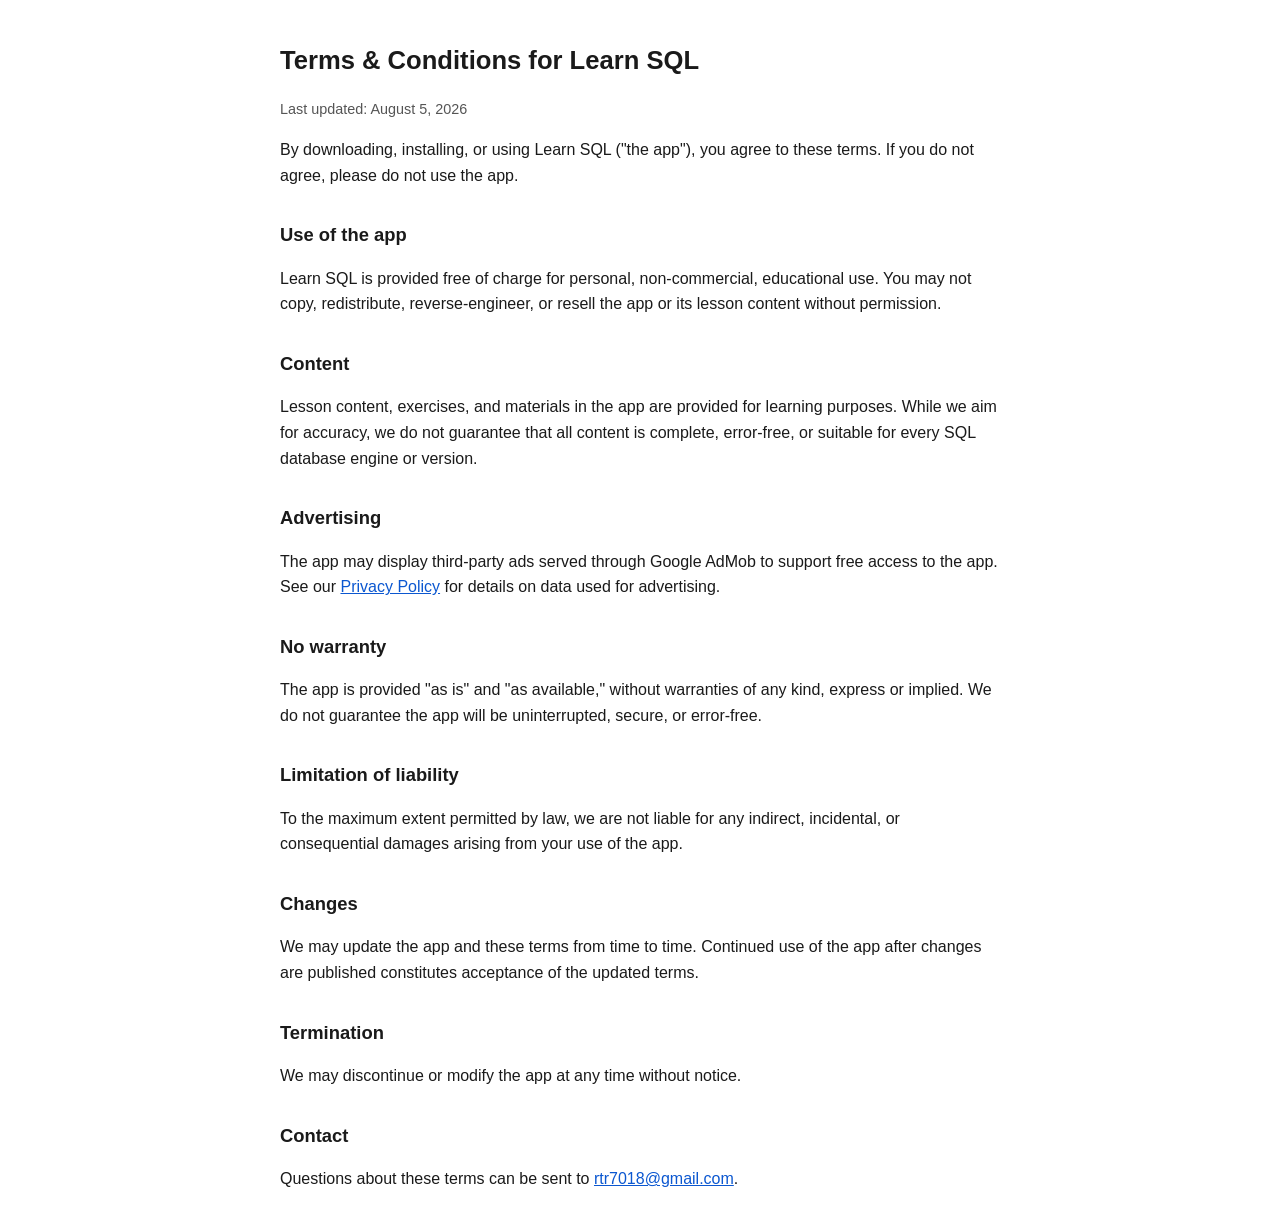
<file: learn-sql/terms-and-conditions.html>
<!doctype html>
<html lang="en">
<head>
<meta charset="utf-8">
<meta name="viewport" content="width=device-width, initial-scale=1">
<title>Terms & Conditions — Learn SQL</title>
<style>
  body { font-family: -apple-system, Segoe UI, Roboto, Arial, sans-serif; line-height: 1.6; max-width: 720px; margin: 40px auto; padding: 0 20px; color: #1a1a1a; }
  h1 { font-size: 1.6rem; }
  h2 { font-size: 1.15rem; margin-top: 2rem; }
  a { color: #0b57d0; }
  .updated { color: #555; font-size: 0.9rem; }
</style>
</head>
<body>
<h1>Terms & Conditions for Learn SQL</h1>
<p class="updated">Last updated: August 5, 2026</p>

<p>By downloading, installing, or using Learn SQL ("the app"), you agree to
these terms. If you do not agree, please do not use the app.</p>

<h2>Use of the app</h2>
<p>Learn SQL is provided free of charge for personal, non-commercial,
educational use. You may not copy, redistribute, reverse-engineer, or resell
the app or its lesson content without permission.</p>

<h2>Content</h2>
<p>Lesson content, exercises, and materials in the app are provided for
learning purposes. While we aim for accuracy, we do not guarantee that all
content is complete, error-free, or suitable for every SQL database engine or
version.</p>

<h2>Advertising</h2>
<p>The app may display third-party ads served through Google AdMob to support
free access to the app. See our
<a href="privacy-policy.html">Privacy Policy</a> for details on data used for
advertising.</p>

<h2>No warranty</h2>
<p>The app is provided "as is" and "as available," without warranties of any
kind, express or implied. We do not guarantee the app will be uninterrupted,
secure, or error-free.</p>

<h2>Limitation of liability</h2>
<p>To the maximum extent permitted by law, we are not liable for any
indirect, incidental, or consequential damages arising from your use of the
app.</p>

<h2>Changes</h2>
<p>We may update the app and these terms from time to time. Continued use of
the app after changes are published constitutes acceptance of the updated
terms.</p>

<h2>Termination</h2>
<p>We may discontinue or modify the app at any time without notice.</p>

<h2>Contact</h2>
<p>Questions about these terms can be sent to
<a href="mailto:rtr7018@gmail.com">rtr7018@gmail.com</a>.</p>
</body>
</html>
</file>
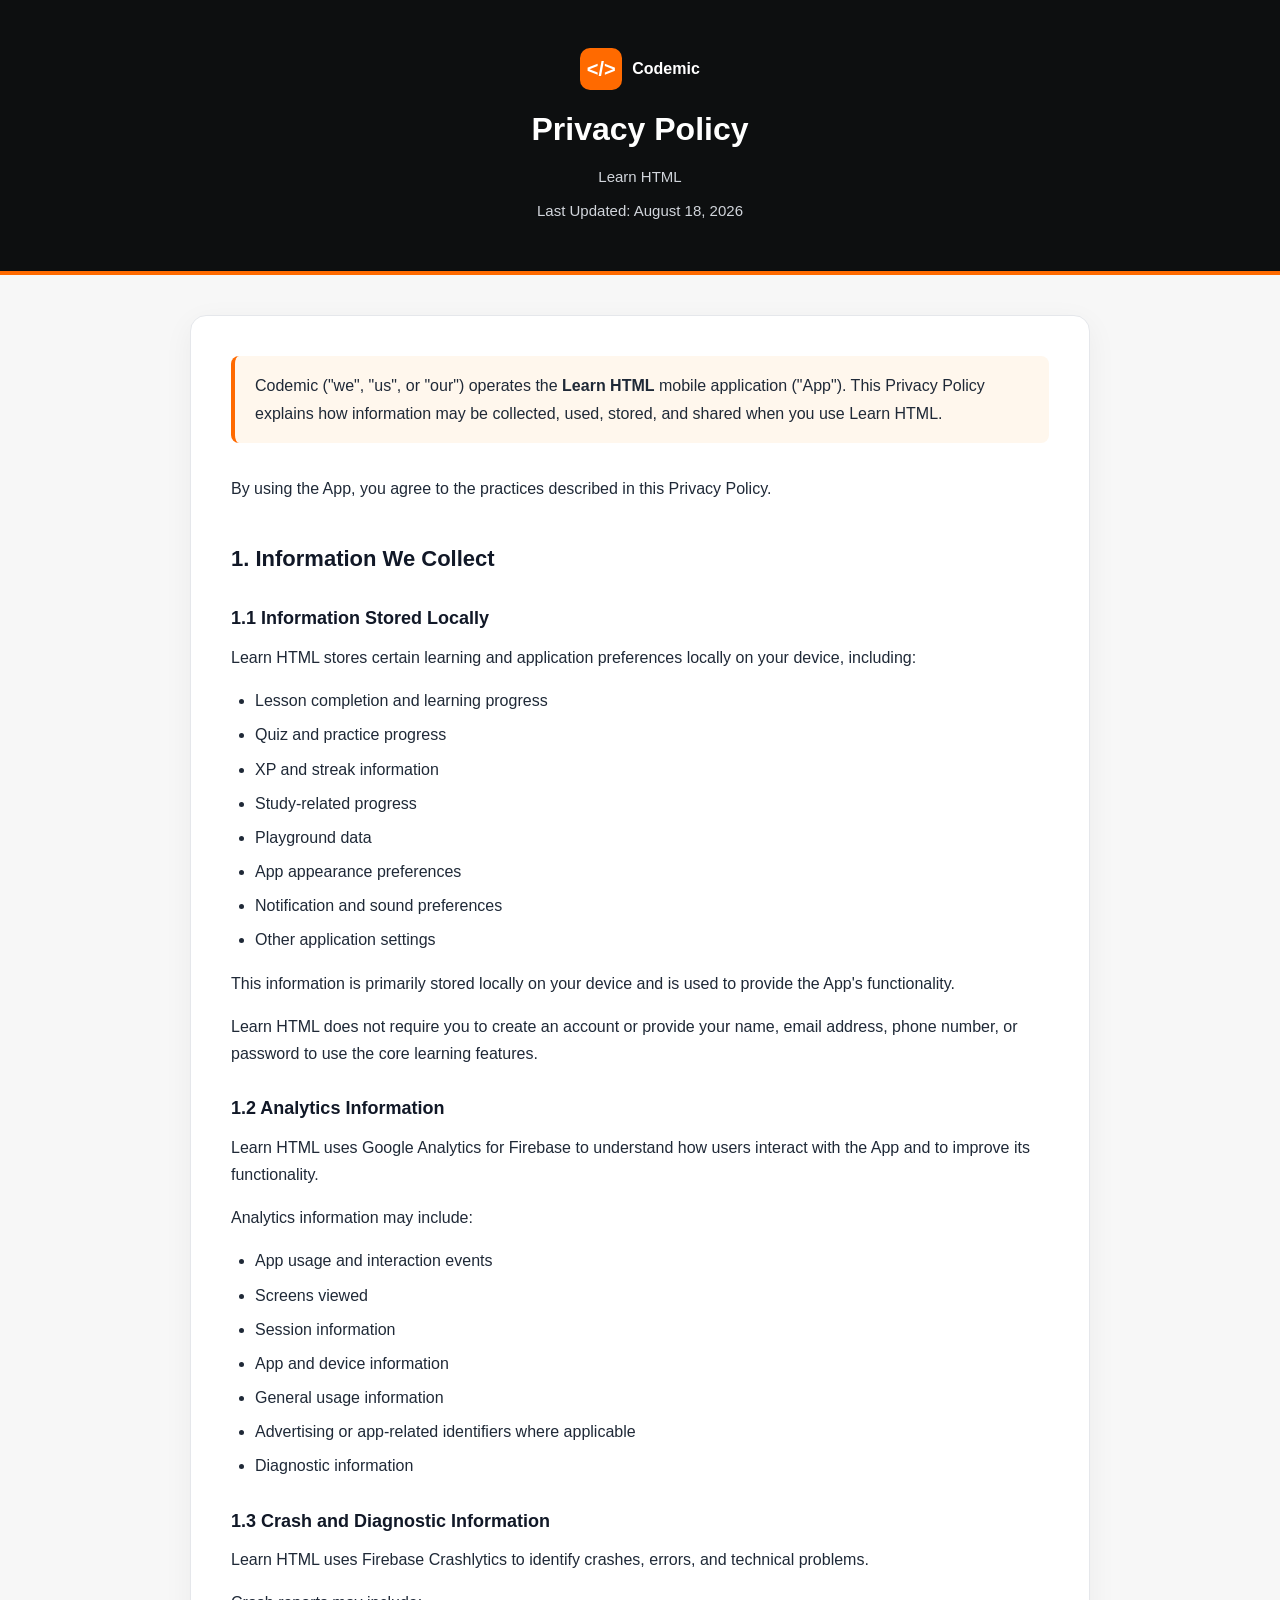
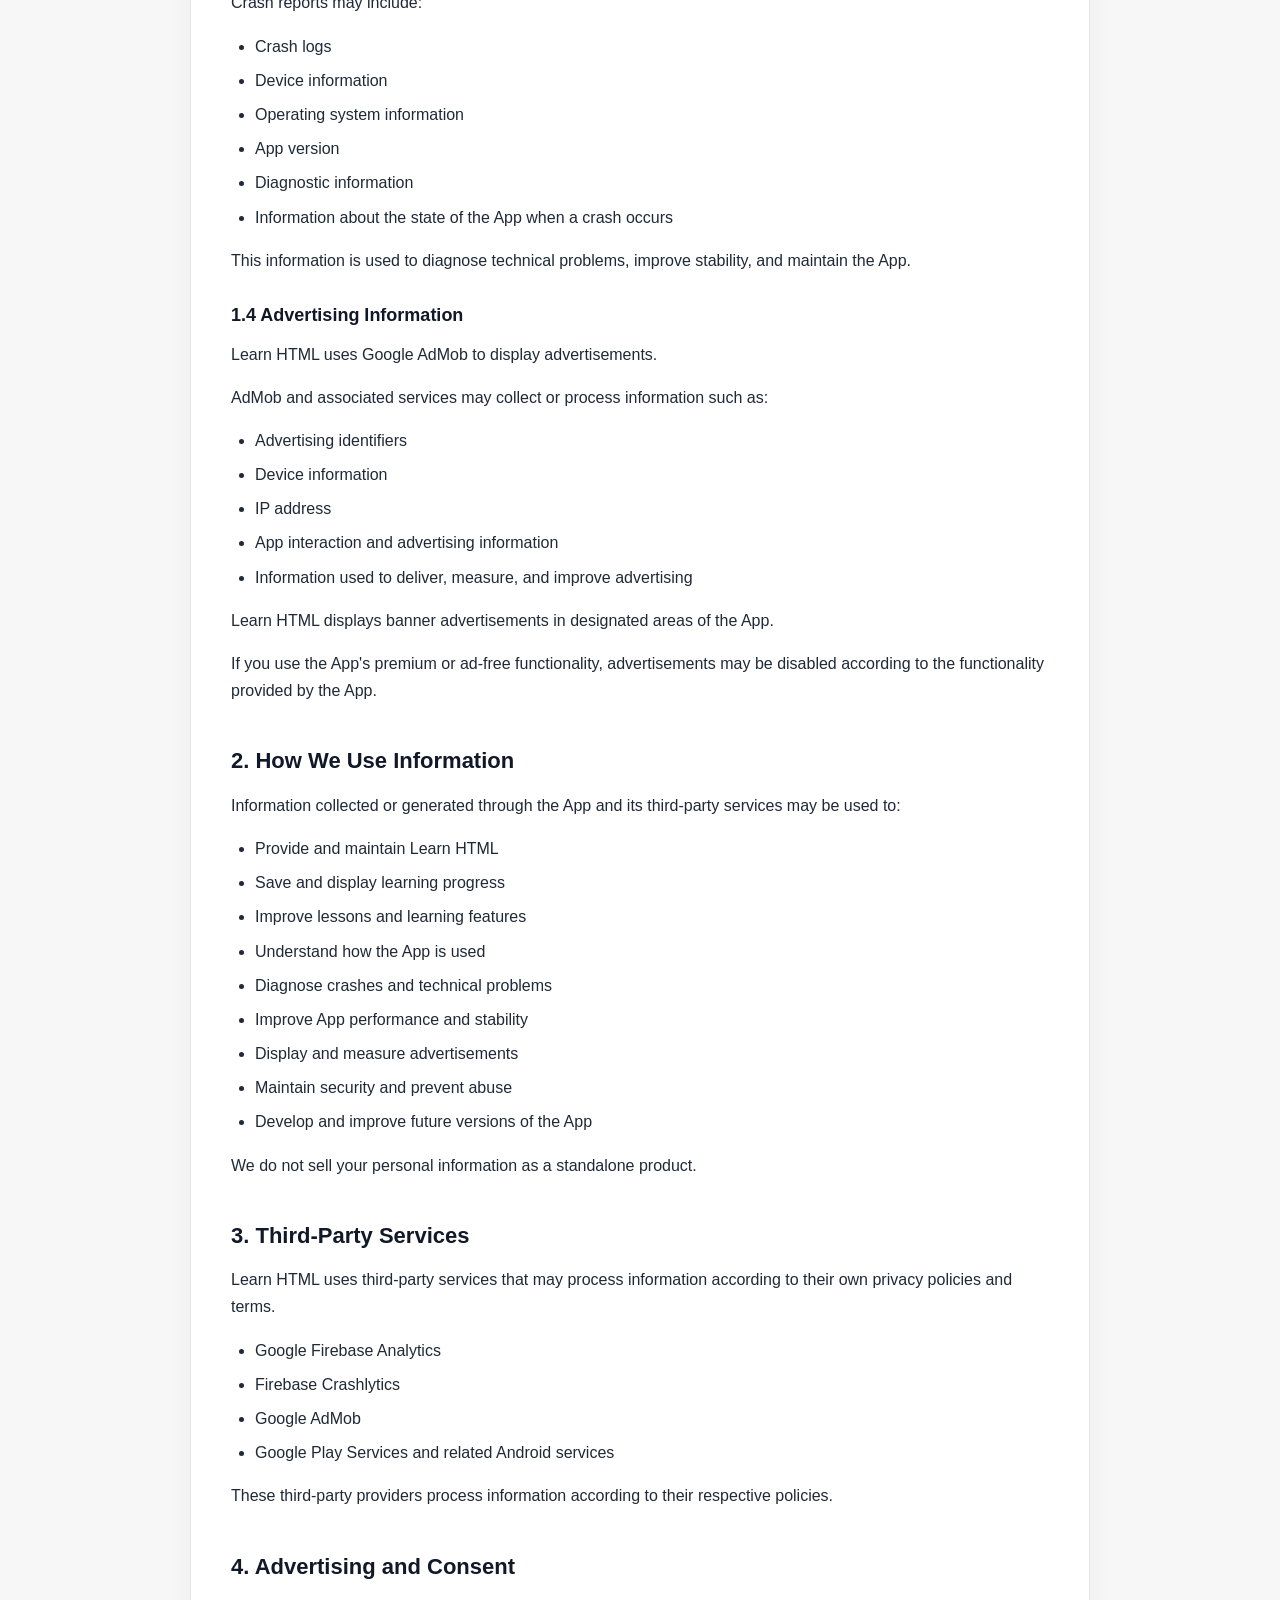
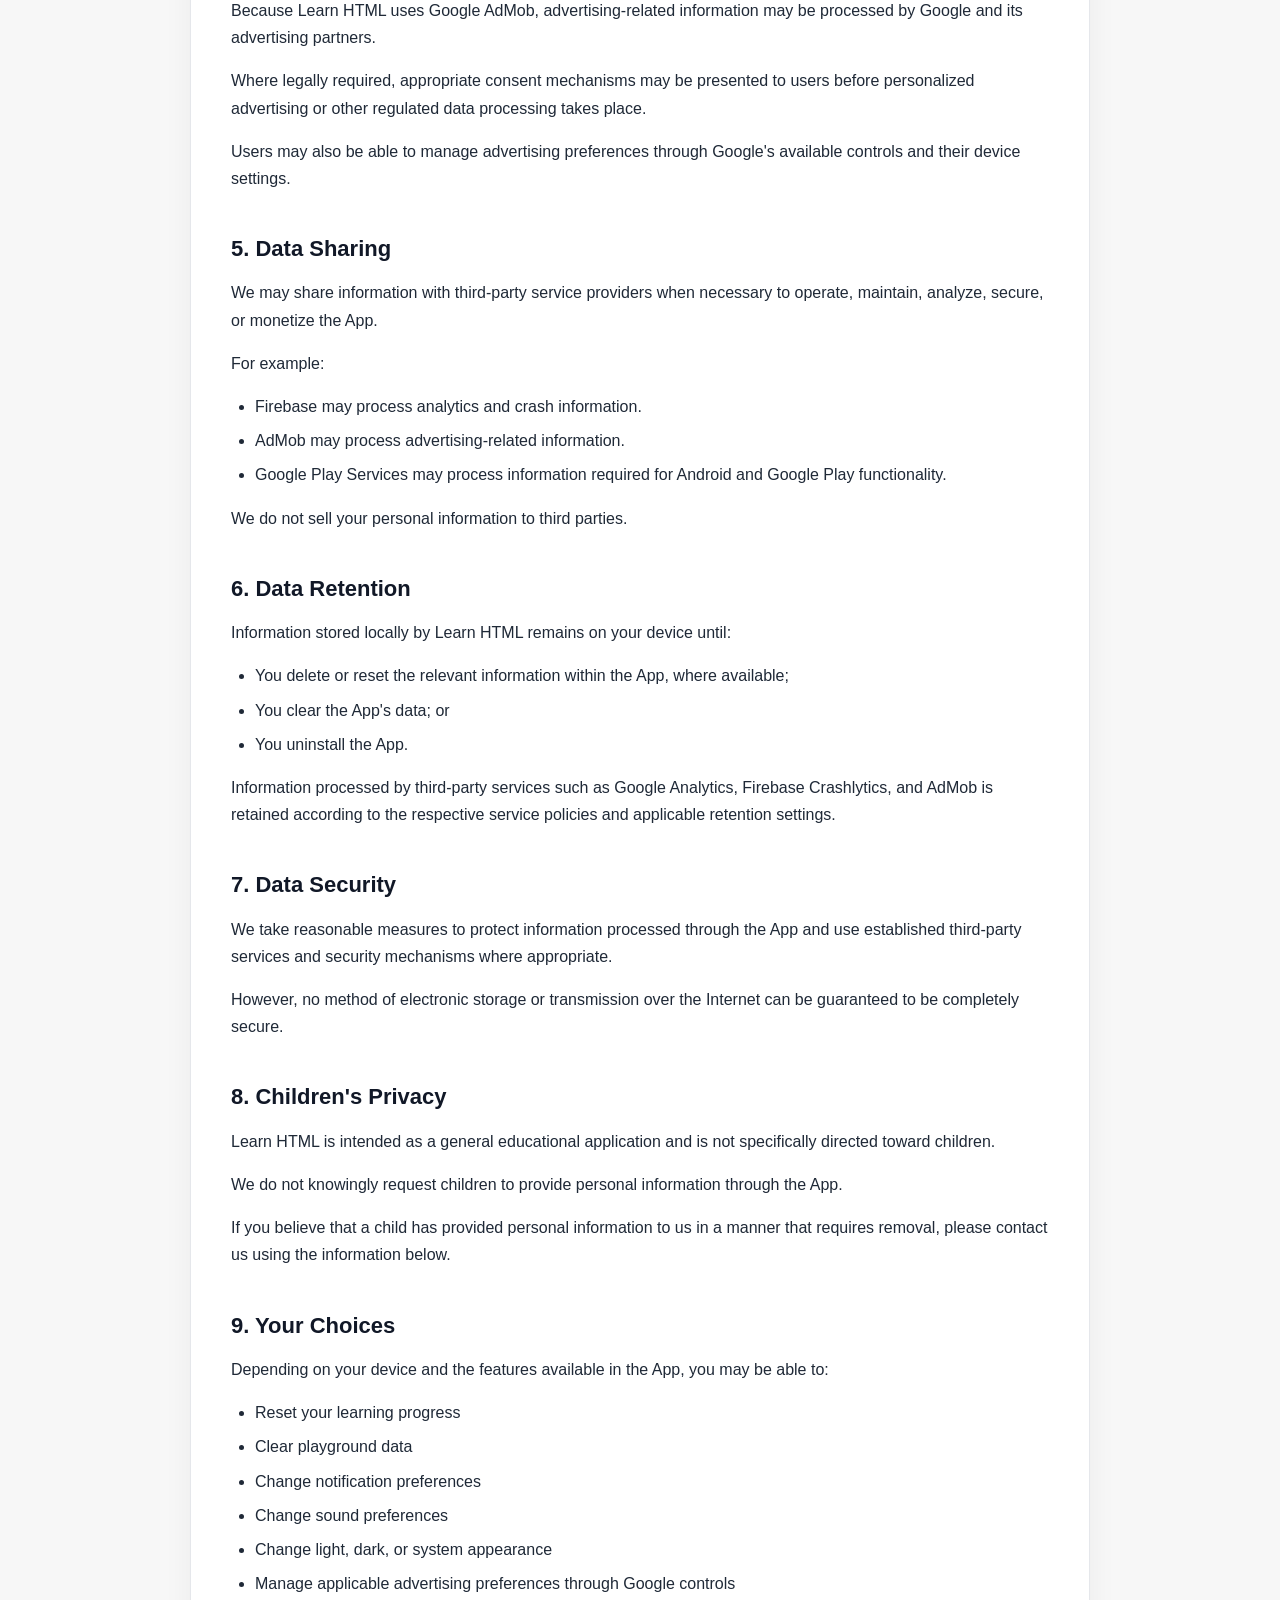
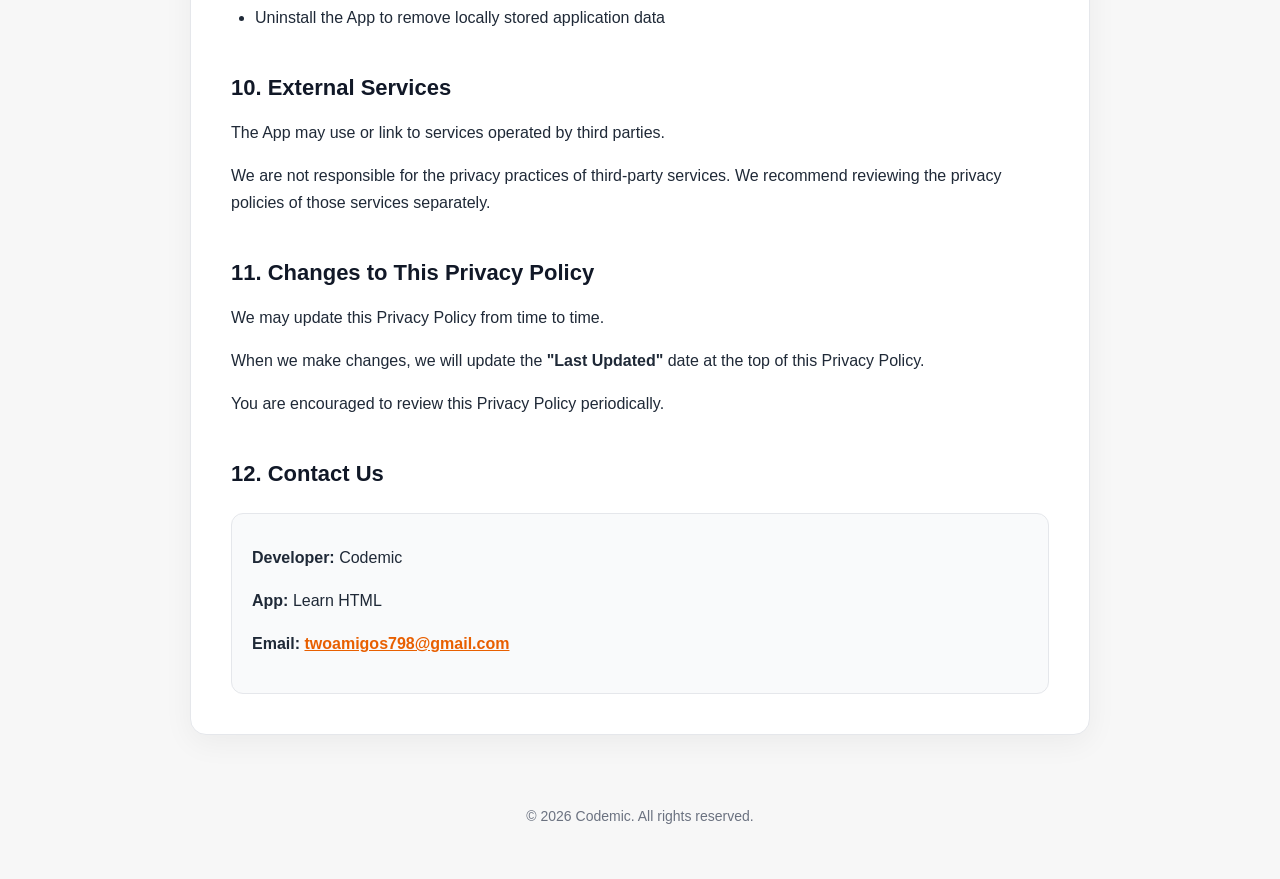
<file: learn_html/privacy-policy.html>
<!DOCTYPE html>
<html lang="en">
<head>
    <meta charset="UTF-8">
    <meta name="viewport" content="width=device-width, initial-scale=1.0">

    <title>Privacy Policy - Learn HTML</title>

    <meta name="description"
          content="Privacy Policy for Learn HTML by Codemic.">

    <style>
        :root {
            --orange: #ff6a00;
            --orange-dark: #e85f00;
            --text: #1f2937;
            --muted: #6b7280;
            --background: #f7f7f7;
            --surface: #ffffff;
            --border: #e5e7eb;
        }

        * {
            box-sizing: border-box;
        }

        html {
            scroll-behavior: smooth;
        }

        body {
            margin: 0;
            font-family:
                -apple-system,
                BlinkMacSystemFont,
                "Segoe UI",
                Roboto,
                Helvetica,
                Arial,
                sans-serif;
            background: var(--background);
            color: var(--text);
            line-height: 1.7;
        }

        header {
            background: #0d0f10;
            color: #ffffff;
            padding: 48px 20px;
            text-align: center;
            border-bottom: 4px solid var(--orange);
        }

        .brand {
            display: inline-flex;
            align-items: center;
            gap: 10px;
            margin-bottom: 12px;
        }

        .brand-badge {
            width: 42px;
            height: 42px;
            border-radius: 10px;
            background: var(--orange);
            color: #ffffff;
            display: flex;
            align-items: center;
            justify-content: center;
            font-weight: 800;
            font-size: 20px;
        }

        header h1 {
            margin: 0;
            font-size: 32px;
            font-weight: 800;
        }

        header p {
            margin: 8px 0 0;
            color: #d1d5db;
            font-size: 15px;
        }

        .container {
            width: min(900px, calc(100% - 32px));
            margin: 40px auto;
        }

        .policy {
            background: var(--surface);
            border: 1px solid var(--border);
            border-radius: 16px;
            padding: 40px;
            box-shadow: 0 8px 30px rgba(0, 0, 0, 0.05);
        }

        .intro {
            background: #fff7ed;
            border-left: 4px solid var(--orange);
            padding: 16px 20px;
            border-radius: 8px;
            margin-bottom: 32px;
        }

        h2 {
            margin-top: 38px;
            margin-bottom: 12px;
            font-size: 22px;
            color: #111827;
        }

        h3 {
            margin-top: 26px;
            margin-bottom: 10px;
            font-size: 18px;
            color: #111827;
        }

        p {
            margin: 10px 0 16px;
        }

        ul {
            padding-left: 24px;
        }

        li {
            margin-bottom: 7px;
        }

        a {
            color: var(--orange-dark);
            font-weight: 600;
        }

        .contact {
            background: #f9fafb;
            border: 1px solid var(--border);
            padding: 20px;
            border-radius: 12px;
            margin-top: 20px;
        }

        footer {
            text-align: center;
            color: var(--muted);
            padding: 30px 20px 50px;
            font-size: 14px;
        }

        @media (max-width: 600px) {
            header {
                padding: 36px 16px;
            }

            header h1 {
                font-size: 27px;
            }

            .container {
                width: min(100% - 20px, 900px);
                margin: 20px auto;
            }

            .policy {
                padding: 24px 20px;
                border-radius: 12px;
            }

            h2 {
                font-size: 20px;
            }
        }
    </style>
</head>

<body>

<header>
    <div class="brand">
        <div class="brand-badge">&lt;/&gt;</div>
        <strong>Codemic</strong>
    </div>

    <h1>Privacy Policy</h1>

    <p>Learn HTML</p>
    <p>Last Updated: August 18, 2026</p>
</header>

<main class="container">

    <article class="policy">

        <div class="intro">
            Codemic ("we", "us", or "our") operates the
            <strong>Learn HTML</strong> mobile application ("App").
            This Privacy Policy explains how information may be
            collected, used, stored, and shared when you use Learn HTML.
        </div>

        <p>
            By using the App, you agree to the practices described
            in this Privacy Policy.
        </p>

        <h2>1. Information We Collect</h2>

        <h3>1.1 Information Stored Locally</h3>

        <p>
            Learn HTML stores certain learning and application preferences
            locally on your device, including:
        </p>

        <ul>
            <li>Lesson completion and learning progress</li>
            <li>Quiz and practice progress</li>
            <li>XP and streak information</li>
            <li>Study-related progress</li>
            <li>Playground data</li>
            <li>App appearance preferences</li>
            <li>Notification and sound preferences</li>
            <li>Other application settings</li>
        </ul>

        <p>
            This information is primarily stored locally on your device
            and is used to provide the App's functionality.
        </p>

        <p>
            Learn HTML does not require you to create an account or provide
            your name, email address, phone number, or password to use the
            core learning features.
        </p>

        <h3>1.2 Analytics Information</h3>

        <p>
            Learn HTML uses Google Analytics for Firebase to understand
            how users interact with the App and to improve its functionality.
        </p>

        <p>Analytics information may include:</p>

        <ul>
            <li>App usage and interaction events</li>
            <li>Screens viewed</li>
            <li>Session information</li>
            <li>App and device information</li>
            <li>General usage information</li>
            <li>Advertising or app-related identifiers where applicable</li>
            <li>Diagnostic information</li>
        </ul>

        <h3>1.3 Crash and Diagnostic Information</h3>

        <p>
            Learn HTML uses Firebase Crashlytics to identify crashes,
            errors, and technical problems.
        </p>

        <p>Crash reports may include:</p>

        <ul>
            <li>Crash logs</li>
            <li>Device information</li>
            <li>Operating system information</li>
            <li>App version</li>
            <li>Diagnostic information</li>
            <li>Information about the state of the App when a crash occurs</li>
        </ul>

        <p>
            This information is used to diagnose technical problems,
            improve stability, and maintain the App.
        </p>

        <h3>1.4 Advertising Information</h3>

        <p>
            Learn HTML uses Google AdMob to display advertisements.
        </p>

        <p>
            AdMob and associated services may collect or process information
            such as:
        </p>

        <ul>
            <li>Advertising identifiers</li>
            <li>Device information</li>
            <li>IP address</li>
            <li>App interaction and advertising information</li>
            <li>Information used to deliver, measure, and improve advertising</li>
        </ul>

        <p>
            Learn HTML displays banner advertisements in designated areas
            of the App.
        </p>

        <p>
            If you use the App's premium or ad-free functionality,
            advertisements may be disabled according to the functionality
            provided by the App.
        </p>

        <h2>2. How We Use Information</h2>

        <p>
            Information collected or generated through the App and its
            third-party services may be used to:
        </p>

        <ul>
            <li>Provide and maintain Learn HTML</li>
            <li>Save and display learning progress</li>
            <li>Improve lessons and learning features</li>
            <li>Understand how the App is used</li>
            <li>Diagnose crashes and technical problems</li>
            <li>Improve App performance and stability</li>
            <li>Display and measure advertisements</li>
            <li>Maintain security and prevent abuse</li>
            <li>Develop and improve future versions of the App</li>
        </ul>

        <p>
            We do not sell your personal information as a standalone product.
        </p>

        <h2>3. Third-Party Services</h2>

        <p>
            Learn HTML uses third-party services that may process information
            according to their own privacy policies and terms.
        </p>

        <ul>
            <li>Google Firebase Analytics</li>
            <li>Firebase Crashlytics</li>
            <li>Google AdMob</li>
            <li>Google Play Services and related Android services</li>
        </ul>

        <p>
            These third-party providers process information according to
            their respective policies.
        </p>

        <h2>4. Advertising and Consent</h2>

        <p>
            Because Learn HTML uses Google AdMob, advertising-related
            information may be processed by Google and its advertising
            partners.
        </p>

        <p>
            Where legally required, appropriate consent mechanisms may be
            presented to users before personalized advertising or other
            regulated data processing takes place.
        </p>

        <p>
            Users may also be able to manage advertising preferences through
            Google's available controls and their device settings.
        </p>

        <h2>5. Data Sharing</h2>

        <p>
            We may share information with third-party service providers
            when necessary to operate, maintain, analyze, secure, or
            monetize the App.
        </p>

        <p>For example:</p>

        <ul>
            <li>Firebase may process analytics and crash information.</li>
            <li>AdMob may process advertising-related information.</li>
            <li>
                Google Play Services may process information required
                for Android and Google Play functionality.
            </li>
        </ul>

        <p>
            We do not sell your personal information to third parties.
        </p>

        <h2>6. Data Retention</h2>

        <p>
            Information stored locally by Learn HTML remains on your device
            until:
        </p>

        <ul>
            <li>You delete or reset the relevant information within the App, where available;</li>
            <li>You clear the App's data; or</li>
            <li>You uninstall the App.</li>
        </ul>

        <p>
            Information processed by third-party services such as Google
            Analytics, Firebase Crashlytics, and AdMob is retained according
            to the respective service policies and applicable retention settings.
        </p>

        <h2>7. Data Security</h2>

        <p>
            We take reasonable measures to protect information processed
            through the App and use established third-party services and
            security mechanisms where appropriate.
        </p>

        <p>
            However, no method of electronic storage or transmission over
            the Internet can be guaranteed to be completely secure.
        </p>

        <h2>8. Children's Privacy</h2>

        <p>
            Learn HTML is intended as a general educational application
            and is not specifically directed toward children.
        </p>

        <p>
            We do not knowingly request children to provide personal
            information through the App.
        </p>

        <p>
            If you believe that a child has provided personal information
            to us in a manner that requires removal, please contact us
            using the information below.
        </p>

        <h2>9. Your Choices</h2>

        <p>
            Depending on your device and the features available in the App,
            you may be able to:
        </p>

        <ul>
            <li>Reset your learning progress</li>
            <li>Clear playground data</li>
            <li>Change notification preferences</li>
            <li>Change sound preferences</li>
            <li>Change light, dark, or system appearance</li>
            <li>Manage applicable advertising preferences through Google controls</li>
            <li>Uninstall the App to remove locally stored application data</li>
        </ul>

        <h2>10. External Services</h2>

        <p>
            The App may use or link to services operated by third parties.
        </p>

        <p>
            We are not responsible for the privacy practices of third-party
            services. We recommend reviewing the privacy policies of those
            services separately.
        </p>

        <h2>11. Changes to This Privacy Policy</h2>

        <p>
            We may update this Privacy Policy from time to time.
        </p>

        <p>
            When we make changes, we will update the
            <strong>"Last Updated"</strong> date at the top of this
            Privacy Policy.
        </p>

        <p>
            You are encouraged to review this Privacy Policy periodically.
        </p>

        <h2>12. Contact Us</h2>

        <div class="contact">
            <p><strong>Developer:</strong> Codemic</p>
            <p><strong>App:</strong> Learn HTML</p>
            <p>
                <strong>Email:</strong>
                <a href="mailto:twoamigos798@gmail.com">
                    twoamigos798@gmail.com
                </a>
            </p>
        </div>

    </article>

</main>

<footer>
    © 2026 Codemic. All rights reserved.
</footer>

</body>
</html>
</file>
<file: EMI_Calc/style.css>
:root {
  --primary: #6750A4;
  --text: #202124;
  --muted: #5f6368;
  --surface: #ffffff;
  --background: #f7f5fb;
  --border: #e4e0ec;
}
* { box-sizing: border-box; }
body {
  margin: 0;
  font-family: Arial, Helvetica, sans-serif;
  color: var(--text);
  background: var(--background);
  line-height: 1.65;
}
header {
  background: var(--surface);
  border-bottom: 1px solid var(--border);
  padding: 28px 20px;
}
.header-inner, main, footer {
  max-width: 850px;
  margin: auto;
}
.brand {
  color: var(--primary);
  font-size: 22px;
  font-weight: 700;
  text-decoration: none;
}
.tagline { color: var(--muted); margin: 4px 0 0; font-size: 14px; }
nav { margin-top: 18px; display: flex; gap: 18px; flex-wrap: wrap; }
nav a { color: var(--primary); text-decoration: none; font-weight: 600; font-size: 14px; }
main {
  background: var(--surface);
  margin-top: 28px;
  margin-bottom: 28px;
  padding: 38px 42px;
  border: 1px solid var(--border);
  border-radius: 14px;
}
h1 { font-size: 32px; line-height: 1.2; margin-top: 0; }
h2 { font-size: 21px; margin-top: 32px; }
h3 { font-size: 17px; margin-top: 24px; }
a { color: var(--primary); }
.meta { color: var(--muted); font-size: 14px; }
.notice {
  background: #f1edf9;
  border-left: 4px solid var(--primary);
  padding: 14px 16px;
  margin: 22px 0;
}
footer {
  padding: 8px 20px 35px;
  color: var(--muted);
  font-size: 13px;
}
@media (max-width: 600px) {
  main { margin: 16px 10px; padding: 25px 20px; border-radius: 10px; }
  h1 { font-size: 27px; }
  h2 { font-size: 19px; }
}
</file>
